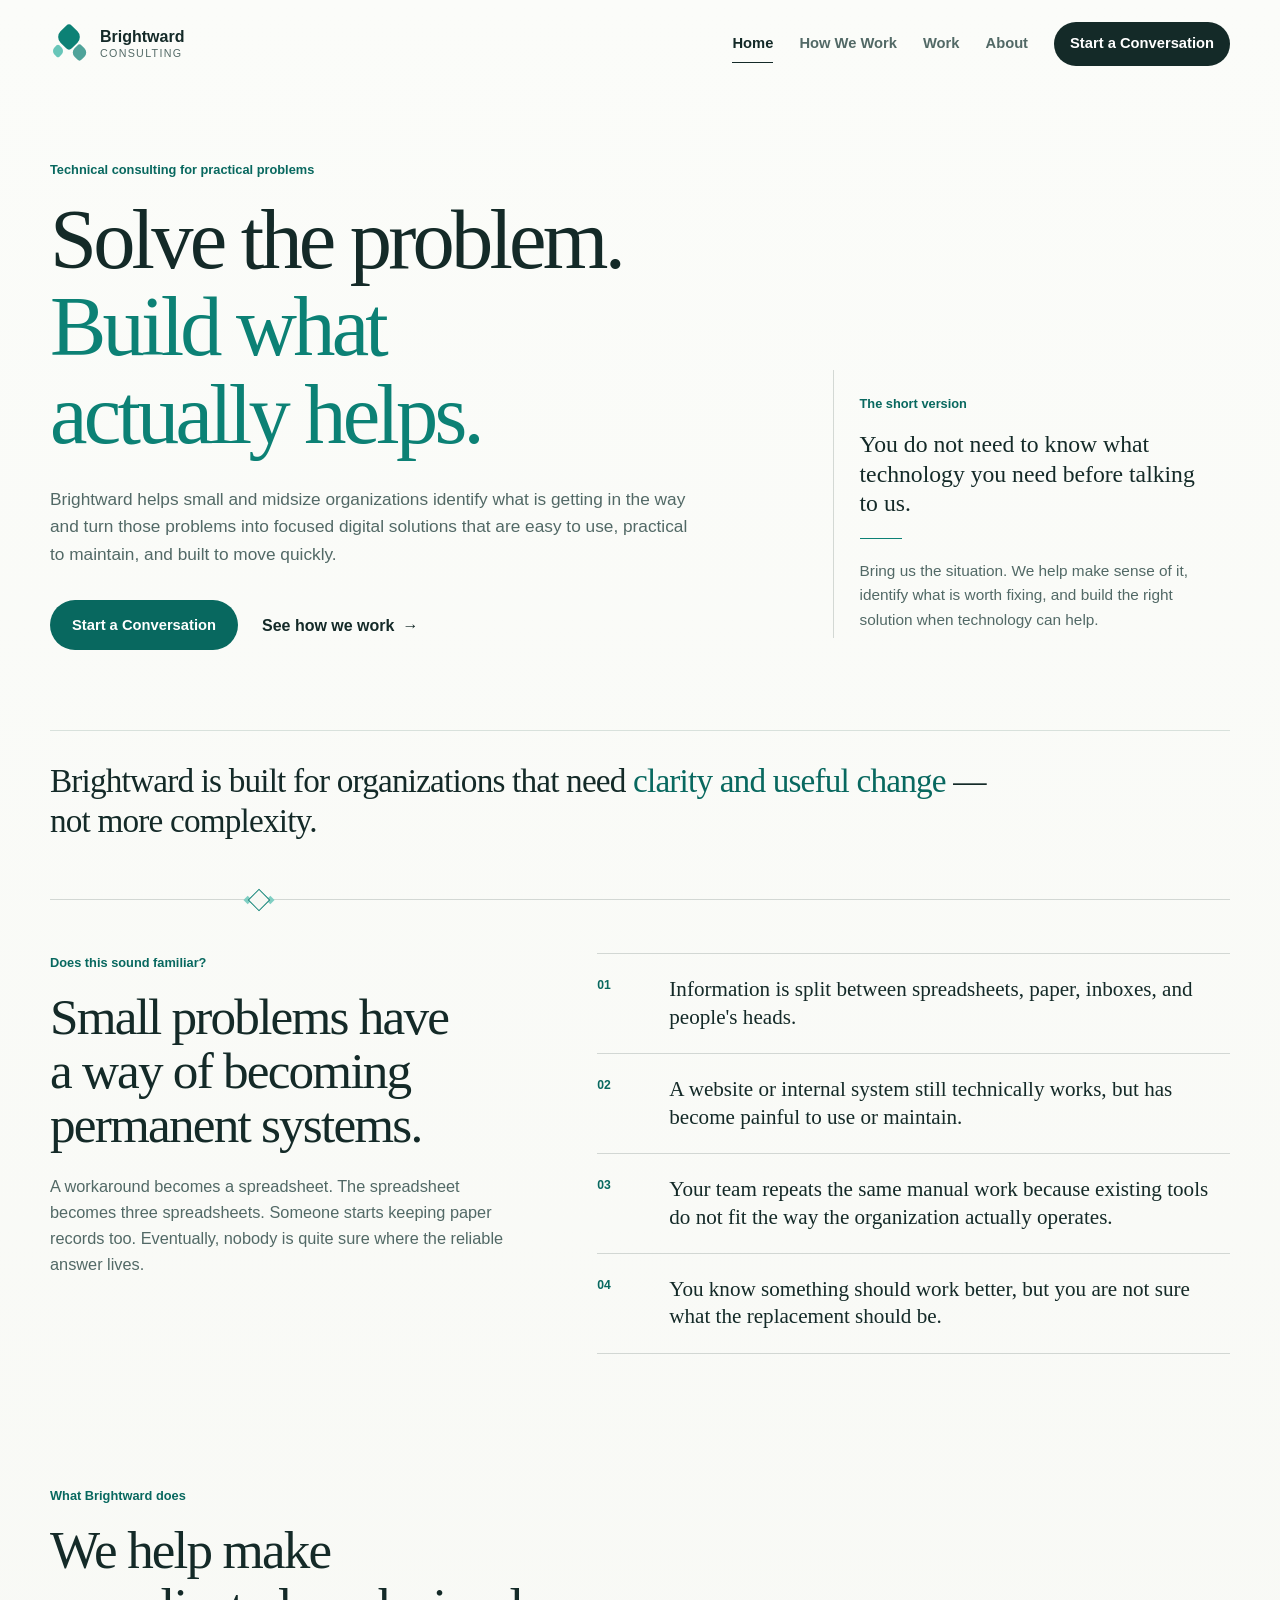
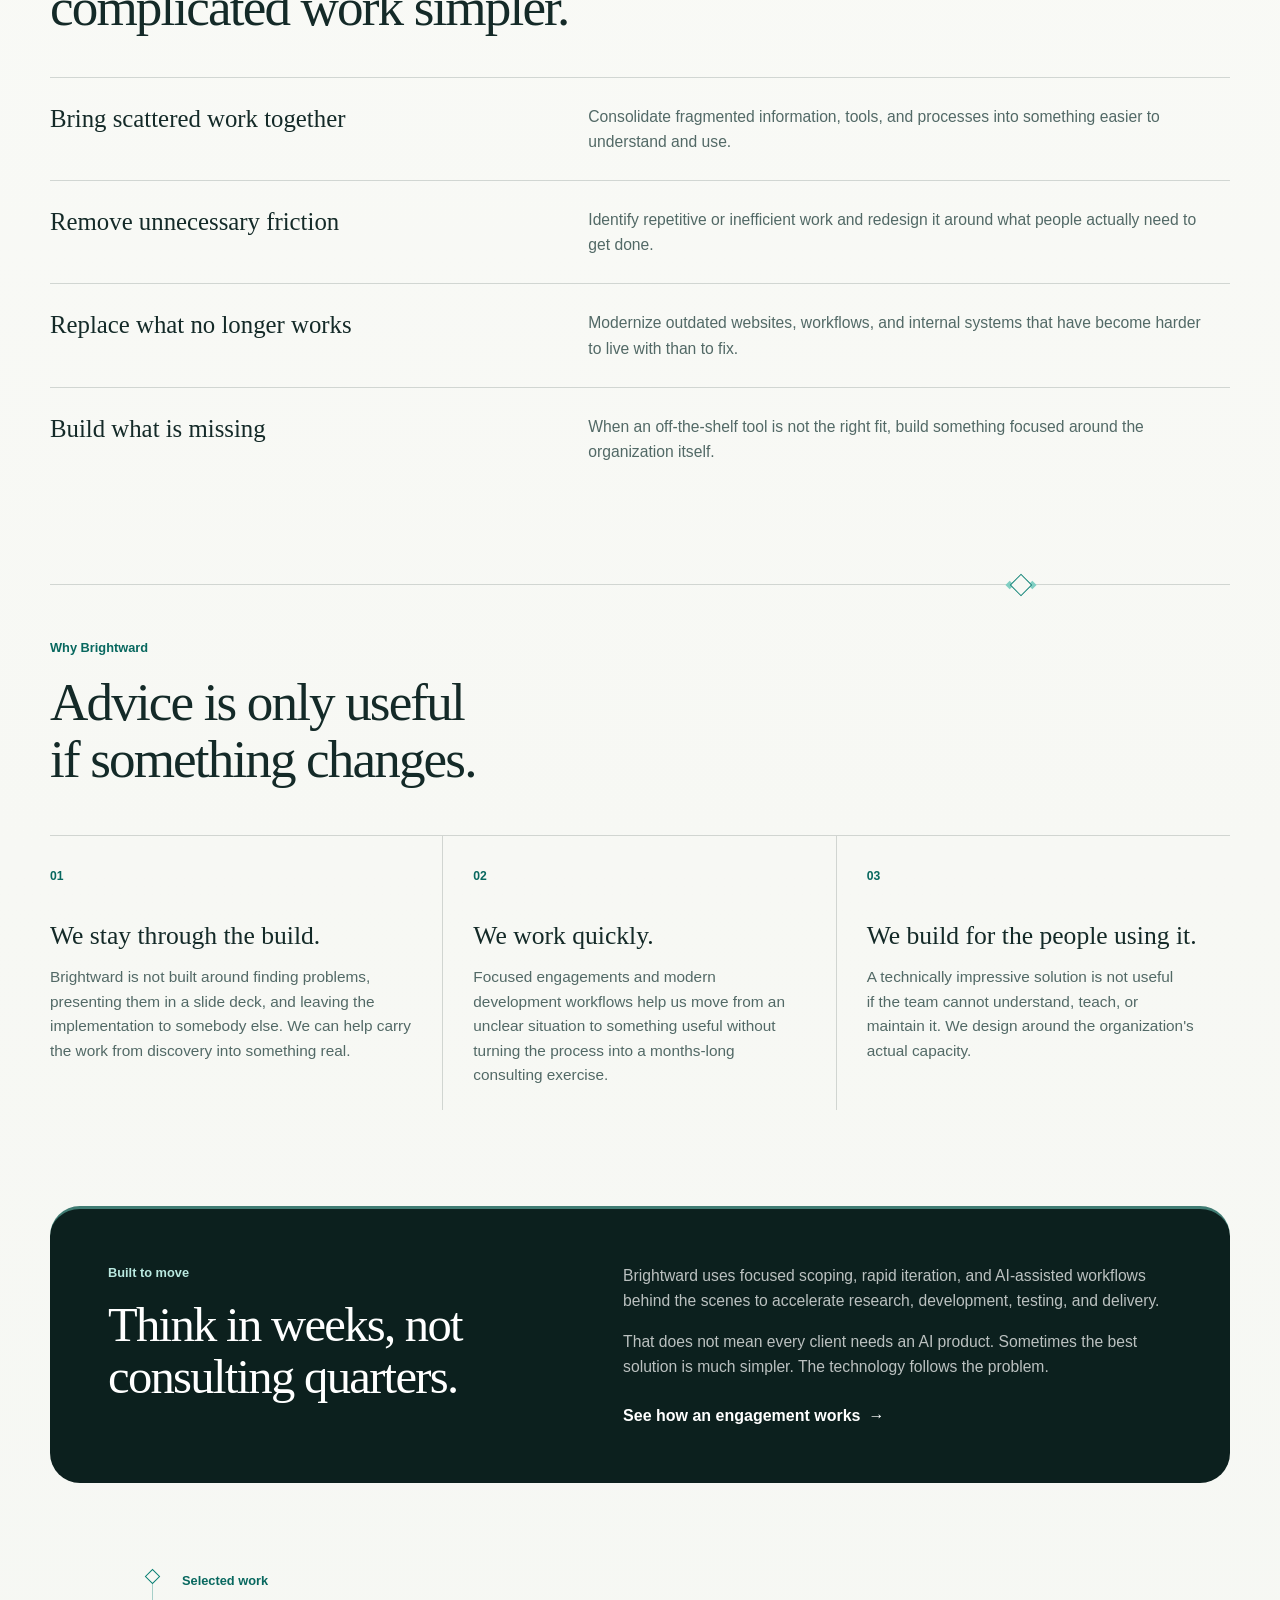
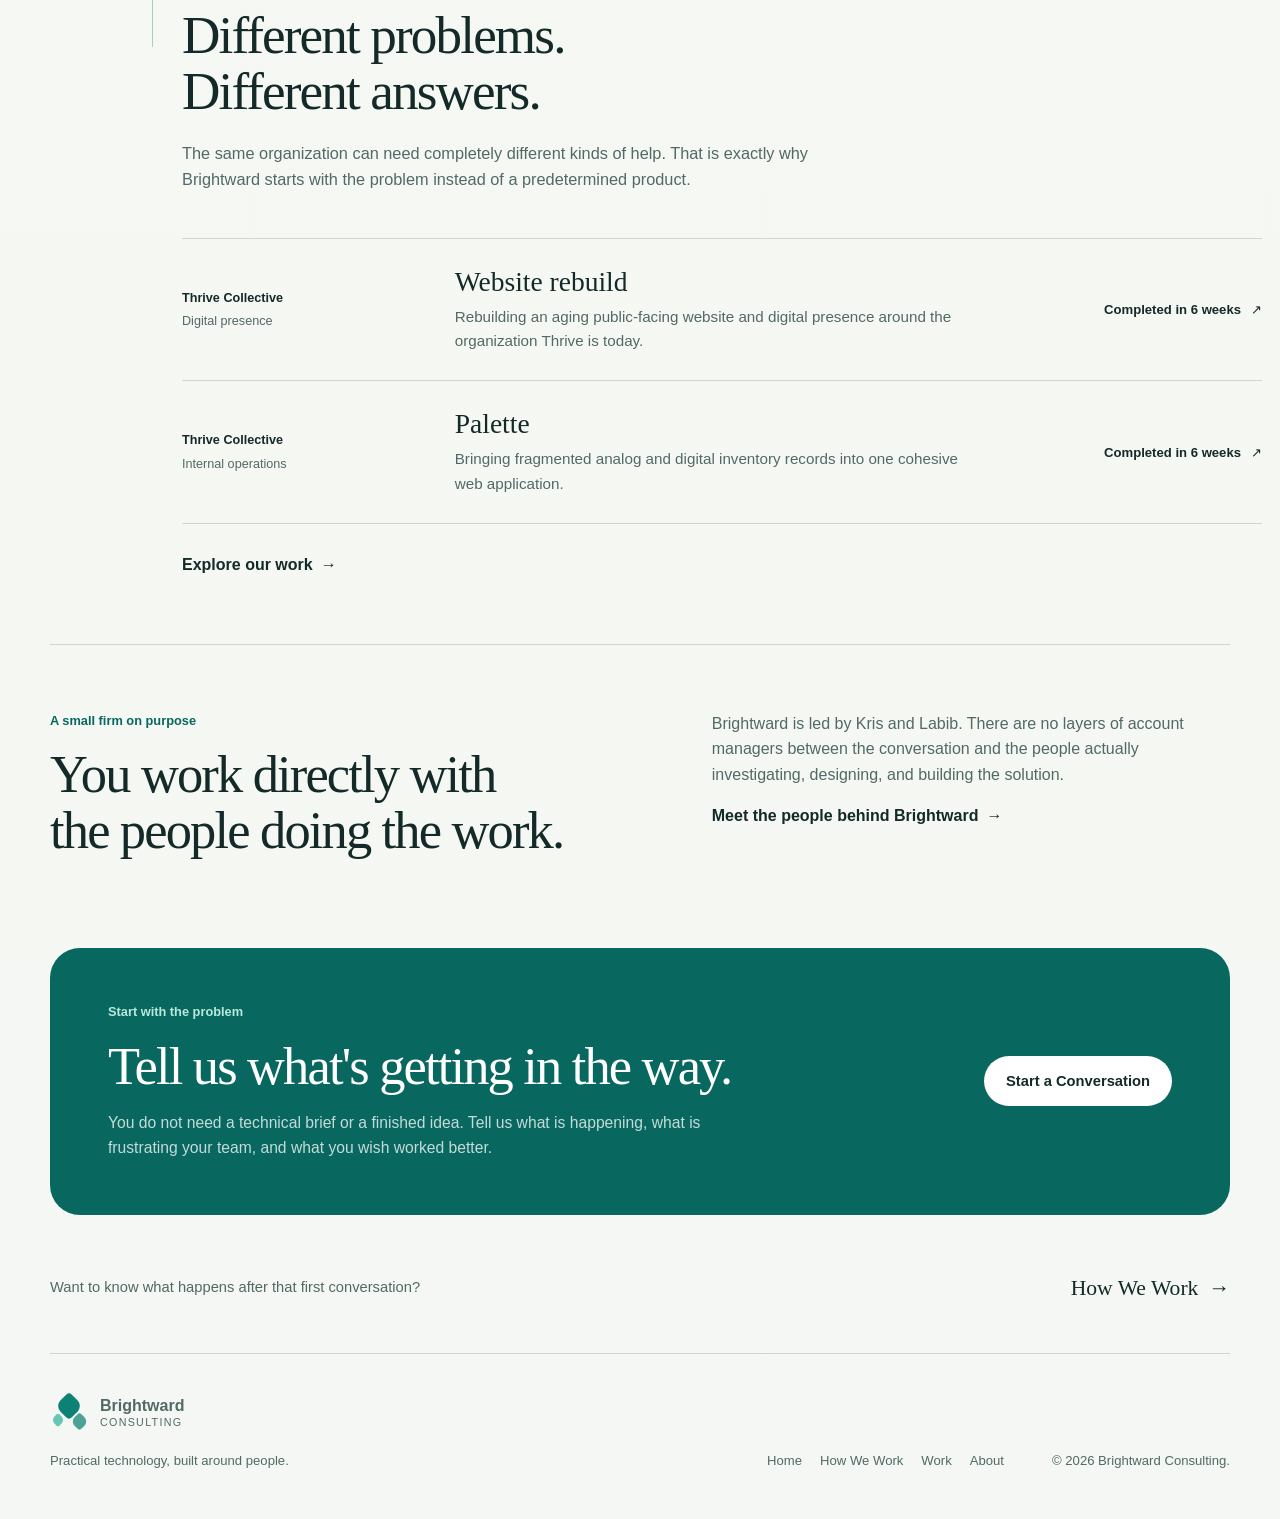
<file: index.html>
<!DOCTYPE html>
<html lang="en">
<head>
  <meta charset="UTF-8" />
  <meta name="viewport" content="width=device-width, initial-scale=1.0" />
  <meta
    name="description"
    content="Brightward helps small and midsize organizations solve operational problems with practical digital solutions built quickly and around the people who use them."
  />
  <title>Brightward Consulting | Practical Technology, Built Around People</title>
  <link rel="stylesheet" href="styles.css" />
</head>

<body data-page="home">
  <div class="page-shell">

    <header class="site-header">
      <a class="brand" href="index.html" aria-label="Brightward Consulting home">
        <span class="brand-mark" aria-hidden="true">
          <span></span>
          <span></span>
          <span></span>
        </span>

        <span class="brand-text">
          <strong>Brightward</strong>
          <small>Consulting</small>
        </span>
      </a>

      <button
        class="menu-toggle"
        type="button"
        aria-expanded="false"
        aria-controls="site-nav"
      >
        <span class="sr-only">Toggle navigation</span>
        <span></span>
        <span></span>
      </button>

      <nav class="site-nav" id="site-nav" aria-label="Primary navigation">
        <a href="index.html" data-nav="home">Home</a>
        <a href="approach.html" data-nav="approach">How We Work</a>
        <a href="work.html" data-nav="work">Work</a>
        <a href="about.html" data-nav="about">About</a>
        <a class="nav-cta" href="#contact">Start a Conversation</a>
      </nav>
    </header>

    <main>

      <section class="hero home-hero">
        <div class="hero-main reveal">
          <p class="section-tag">Technical consulting for practical problems</p>

          <h1>
            Solve the problem.
            <span>Build what actually helps.</span>
          </h1>

          <p class="hero-copy">
            Brightward helps small and midsize organizations identify what is
            getting in the way and turn those problems into focused digital
            solutions that are easy to use, practical to maintain, and built
            to move quickly.
          </p>

          <div class="hero-actions">
            <a class="button button-primary" href="#contact">
              Start a Conversation
            </a>

            <a class="text-link" href="approach.html">
              See how we work <span aria-hidden="true">→</span>
            </a>
          </div>
        </div>

        <aside class="hero-brief reveal">
          <p class="brief-label">The short version</p>

          <p class="brief-statement">
            You do not need to know what technology you need before talking to us.
          </p>

          <div class="brief-rule"></div>

          <p>
            Bring us the situation. We help make sense of it, identify what is
            worth fixing, and build the right solution when technology can help.
          </p>
        </aside>
      </section>

      <section class="statement-band reveal">
        <p>
          Brightward is built for organizations that need
          <strong>clarity and useful change</strong> — not more complexity.
        </p>
      </section>

      <section class="content-section recognition-section section-seam seam-left">
        <div class="section-intro reveal">
          <p class="section-tag">Does this sound familiar?</p>
          <h2>Small problems have a way of becoming permanent systems.</h2>

          <p>
            A workaround becomes a spreadsheet. The spreadsheet becomes three
            spreadsheets. Someone starts keeping paper records too. Eventually,
            nobody is quite sure where the reliable answer lives.
          </p>
        </div>

        <div class="problem-list reveal">
          <article class="problem-row">
            <span>01</span>
            <p>
              Information is split between spreadsheets, paper, inboxes, and
              people's heads.
            </p>
          </article>

          <article class="problem-row">
            <span>02</span>
            <p>
              A website or internal system still technically works, but has
              become painful to use or maintain.
            </p>
          </article>

          <article class="problem-row">
            <span>03</span>
            <p>
              Your team repeats the same manual work because existing tools do
              not fit the way the organization actually operates.
            </p>
          </article>

          <article class="problem-row">
            <span>04</span>
            <p>
              You know something should work better, but you are not sure what
              the replacement should be.
            </p>
          </article>
        </div>
      </section>

      <section class="content-section capability-section">
        <div class="section-intro reveal">
          <p class="section-tag">What Brightward does</p>
          <h2>We help make complicated work simpler.</h2>
        </div>

        <div class="capability-list">
          <article class="capability-row reveal">
            <div>
              <h3>Bring scattered work together</h3>
            </div>

            <p>
              Consolidate fragmented information, tools, and processes into
              something easier to understand and use.
            </p>
          </article>

          <article class="capability-row reveal">
            <div>
              <h3>Remove unnecessary friction</h3>
            </div>

            <p>
              Identify repetitive or inefficient work and redesign it around
              what people actually need to get done.
            </p>
          </article>

          <article class="capability-row reveal">
            <div>
              <h3>Replace what no longer works</h3>
            </div>

            <p>
              Modernize outdated websites, workflows, and internal systems that
              have become harder to live with than to fix.
            </p>
          </article>

          <article class="capability-row reveal">
            <div>
              <h3>Build what is missing</h3>
            </div>

            <p>
              When an off-the-shelf tool is not the right fit, build something
              focused around the organization itself.
            </p>
          </article>
        </div>
      </section>

      <section class="difference-section section-seam seam-right">
        <div class="difference-heading reveal">
          <p class="section-tag">Why Brightward</p>
          <h2>Advice is only useful if something changes.</h2>
        </div>

        <div class="difference-grid">
          <article class="difference-item reveal">
            <span class="difference-number">01</span>
            <h3>We stay through the build.</h3>
            <p>
              Brightward is not built around finding problems, presenting them
              in a slide deck, and leaving the implementation to somebody else.
              We can help carry the work from discovery into something real.
            </p>
          </article>

          <article class="difference-item reveal">
            <span class="difference-number">02</span>
            <h3>We work quickly.</h3>
            <p>
              Focused engagements and modern development workflows help us move
              from an unclear situation to something useful without turning the
              process into a months-long consulting exercise.
            </p>
          </article>

          <article class="difference-item reveal">
            <span class="difference-number">03</span>
            <h3>We build for the people using it.</h3>
            <p>
              A technically impressive solution is not useful if the team
              cannot understand, teach, or maintain it. We design around the
              organization's actual capacity.
            </p>
          </article>
        </div>
      </section>

      <section class="speed-section reveal">
        <div class="speed-copy">
          <p class="section-tag section-tag-light">Built to move</p>
          <h2>Think in weeks, not consulting quarters.</h2>
        </div>

        <div class="speed-detail">
          <p>
            Brightward uses focused scoping, rapid iteration, and AI-assisted
            workflows behind the scenes to accelerate research, development,
            testing, and delivery.
          </p>

          <p>
            That does not mean every client needs an AI product. Sometimes the
            best solution is much simpler. The technology follows the problem.
          </p>

          <a class="text-link text-link-light" href="approach.html">
            See how an engagement works <span aria-hidden="true">→</span>
          </a>
        </div>
      </section>

      <section class="content-section work-preview shifted-section">
        <div class="section-intro reveal">
          <p class="section-tag">Selected work</p>
          <h2>Different problems. Different answers.</h2>

          <p>
            The same organization can need completely different kinds of help.
            That is exactly why Brightward starts with the problem instead of a
            predetermined product.
          </p>
        </div>

        <div class="project-preview-list">

          <a class="project-preview reveal" href="work.html#thrive-site">
            <div class="project-meta">
              <span>Thrive Collective</span>
              <span>Digital presence</span>
            </div>

            <div class="project-preview-main">
              <h3>Website rebuild</h3>

              <p>
                Rebuilding an aging public-facing website and digital presence
                around the organization Thrive is today.
              </p>
            </div>

            <div class="project-preview-end">
              <strong>Completed in 6 weeks</strong>
              <span aria-hidden="true">↗</span>
            </div>
          </a>

          <a class="project-preview reveal" href="work.html#palette">
            <div class="project-meta">
              <span>Thrive Collective</span>
              <span>Internal operations</span>
            </div>

            <div class="project-preview-main">
              <h3>Palette</h3>

              <p>
                Bringing fragmented analog and digital inventory records into
                one cohesive web application.
              </p>
            </div>

            <div class="project-preview-end">
              <strong>Completed in 6 weeks</strong>
              <span aria-hidden="true">↗</span>
            </div>
          </a>

        </div>

        <div class="section-link reveal">
          <a class="text-link" href="work.html">
            Explore our work <span aria-hidden="true">→</span>
          </a>
        </div>
      </section>

      <section class="content-section about-preview section-rule">
        <div class="about-preview-copy reveal">
          <p class="section-tag">A small firm on purpose</p>
          <h2>You work directly with the people doing the work.</h2>
        </div>

        <div class="about-preview-detail reveal">
          <p>
            Brightward is led by Kris and Labib. There are no layers of account
            managers between the conversation and the people actually
            investigating, designing, and building the solution.
          </p>

          <a class="text-link" href="about.html">
            Meet the people behind Brightward
            <span aria-hidden="true">→</span>
          </a>
        </div>
      </section>

      <section class="contact-section reveal" id="contact">
        <div>
          <p class="section-tag section-tag-light">Start with the problem</p>
          <h2>Tell us what's getting in the way.</h2>

          <p>
            You do not need a technical brief or a finished idea. Tell us what
            is happening, what is frustrating your team, and what you wish
            worked better.
          </p>
        </div>

        <a
          class="button button-light"
          href="mailto:hello@brightwardconsulting.com"
        >
          Start a Conversation
        </a>
      </section>

      <section class="next-page reveal">
        <p>Want to know what happens after that first conversation?</p>

        <a href="approach.html">
          How We Work
          <span aria-hidden="true">→</span>
        </a>
      </section>

    </main>

    <footer class="site-footer">
      <div>
        <a class="brand footer-brand" href="index.html">
          <span class="brand-mark" aria-hidden="true">
            <span></span>
            <span></span>
            <span></span>
          </span>

          <span class="brand-text">
            <strong>Brightward</strong>
            <small>Consulting</small>
          </span>
        </a>

        <p>Practical technology, built around people.</p>
      </div>

      <div class="footer-links">
        <a href="index.html">Home</a>
        <a href="approach.html">How We Work</a>
        <a href="work.html">Work</a>
        <a href="about.html">About</a>
      </div>

      <p>© <span id="year"></span> Brightward Consulting.</p>
    </footer>

  </div>

  <script src="script.js"></script>
</body>
</html>
</file>
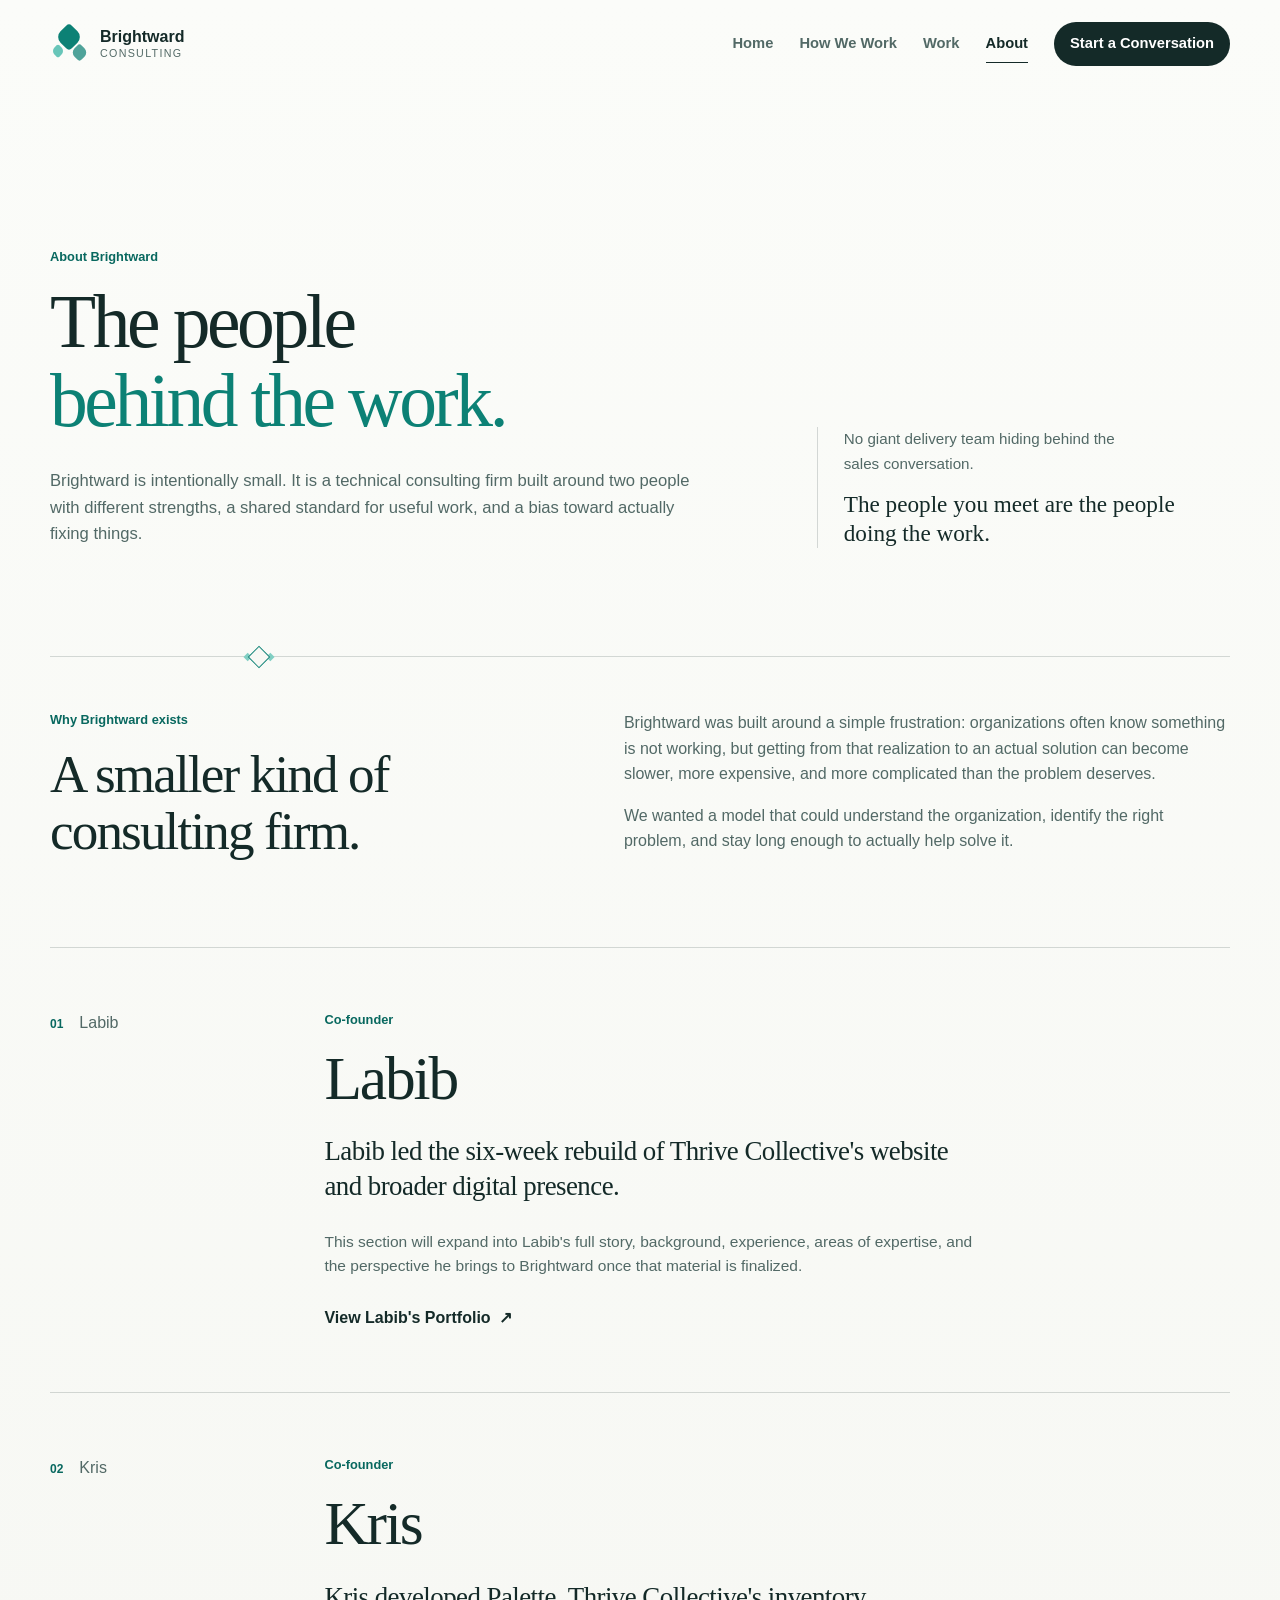
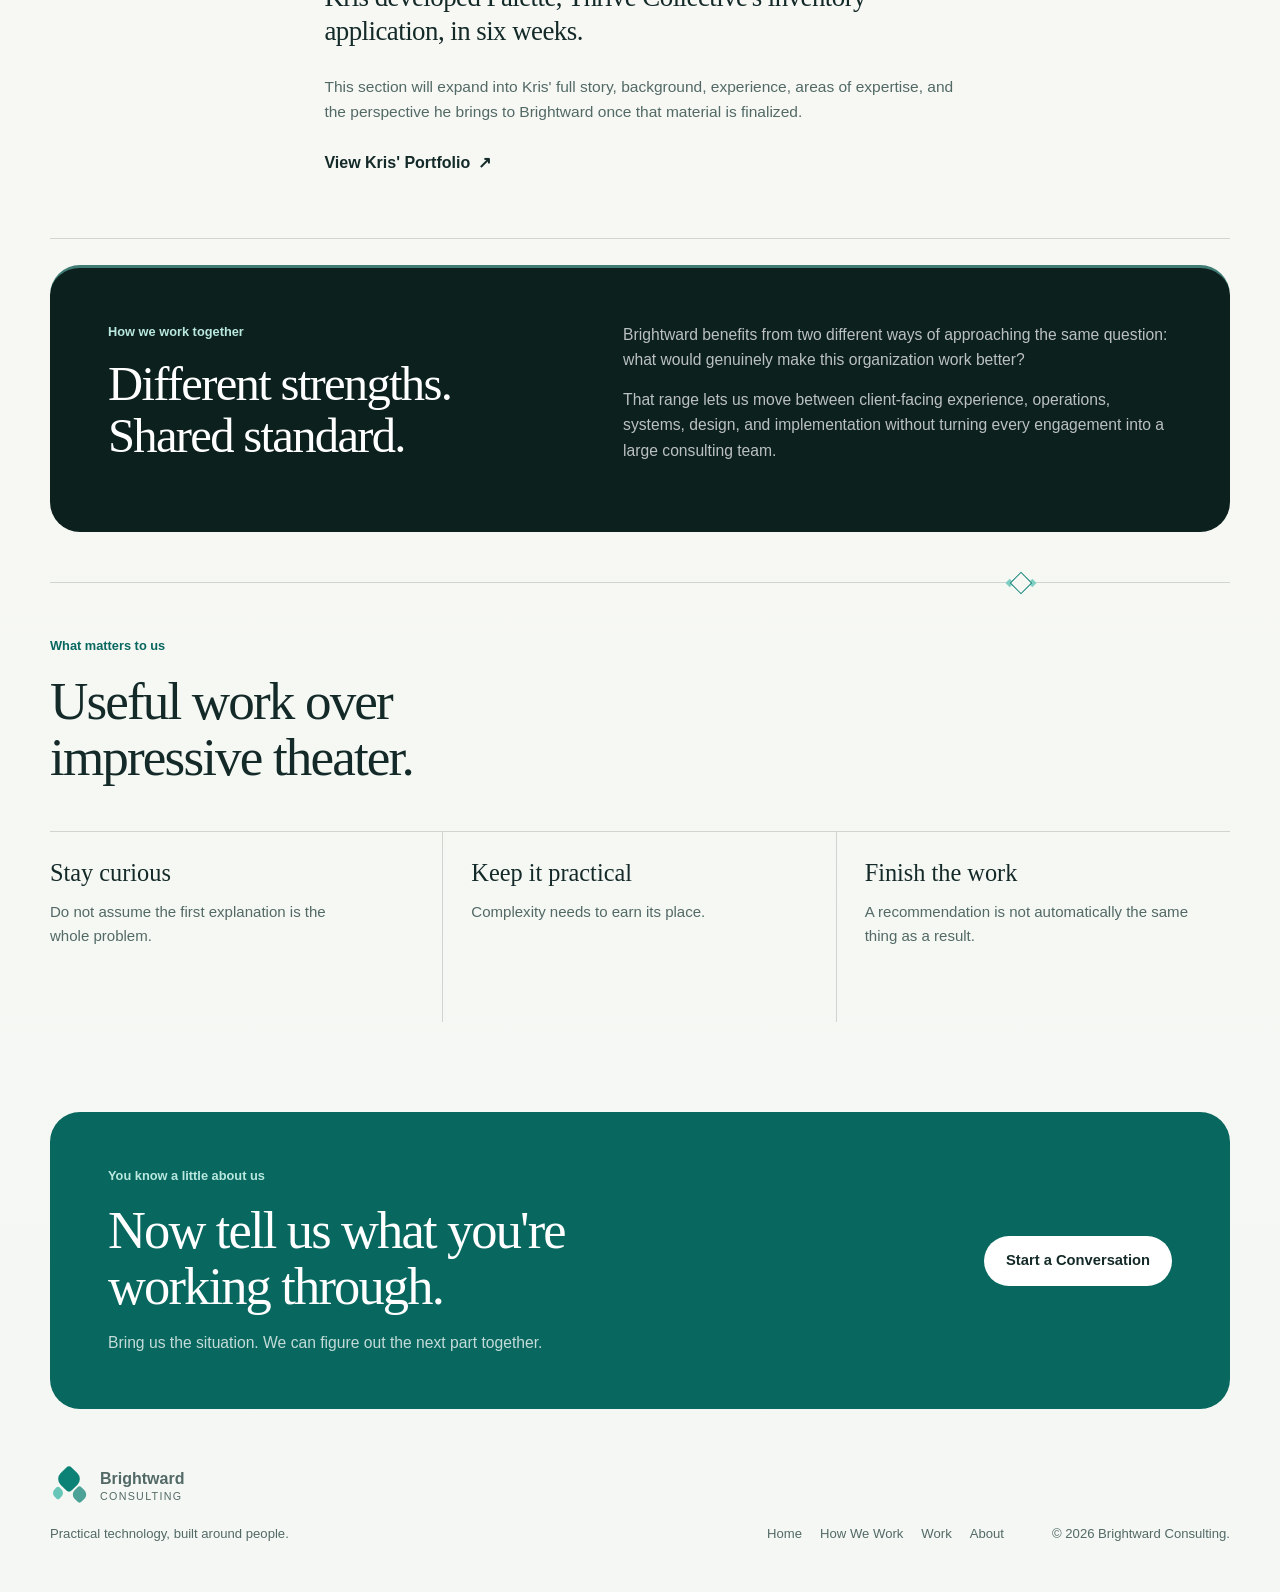
<file: about.html>
<!DOCTYPE html>
<html lang="en">
<head>
  <meta charset="UTF-8" />
  <meta name="viewport" content="width=device-width, initial-scale=1.0" />
  <meta
    name="description"
    content="Meet the people behind Brightward Consulting and learn how Kris and Labib approach practical technical problem-solving."
  />
  <title>About | Brightward Consulting</title>
  <link rel="stylesheet" href="styles.css" />
</head>

<body data-page="about">
  <div class="page-shell">

    <header class="site-header">
      <a class="brand" href="index.html" aria-label="Brightward Consulting home">
        <span class="brand-mark" aria-hidden="true">
          <span></span>
          <span></span>
          <span></span>
        </span>

        <span class="brand-text">
          <strong>Brightward</strong>
          <small>Consulting</small>
        </span>
      </a>

      <button
        class="menu-toggle"
        type="button"
        aria-expanded="false"
        aria-controls="site-nav"
      >
        <span class="sr-only">Toggle navigation</span>
        <span></span>
        <span></span>
      </button>

      <nav class="site-nav" id="site-nav" aria-label="Primary navigation">
        <a href="index.html" data-nav="home">Home</a>
        <a href="approach.html" data-nav="approach">How We Work</a>
        <a href="work.html" data-nav="work">Work</a>
        <a href="about.html" data-nav="about">About</a>
        <a class="nav-cta" href="#contact">Start a Conversation</a>
      </nav>
    </header>

    <main>

      <section class="page-hero">
        <div class="page-hero-copy reveal">
          <p class="section-tag">About Brightward</p>

          <h1>
            The people
            <span>behind the work.</span>
          </h1>

          <p>
            Brightward is intentionally small. It is a technical consulting
            firm built around two people with different strengths, a shared
            standard for useful work, and a bias toward actually fixing things.
          </p>
        </div>

        <aside class="page-hero-note reveal">
          <p>
            No giant delivery team hiding behind the sales conversation.
          </p>

          <strong>
            The people you meet are the people doing the work.
          </strong>
        </aside>
      </section>

      <section class="origin-section section-seam seam-left">
        <div class="origin-heading reveal">
          <p class="section-tag">Why Brightward exists</p>
          <h2>A smaller kind of consulting firm.</h2>
        </div>

        <div class="origin-copy reveal">
          <p>
            Brightward was built around a simple frustration: organizations
            often know something is not working, but getting from that
            realization to an actual solution can become slower, more expensive,
            and more complicated than the problem deserves.
          </p>

          <p>
            We wanted a model that could understand the organization, identify
            the right problem, and stay long enough to actually help solve it.
          </p>
        </div>
      </section>

      <section class="people-section section-rule">

        <article class="person-profile reveal">
          <div class="person-index">
            <span>01</span>
            <p>Labib</p>
          </div>

          <div class="person-story">
            <p class="section-tag">Co-founder</p>
            <h2>Labib</h2>

            <p class="person-lede">
              Labib led the six-week rebuild of Thrive Collective's website and
              broader digital presence.
            </p>

            <p>
              This section will expand into Labib's full story, background,
              experience, areas of expertise, and the perspective he brings to
              Brightward once that material is finalized.
            </p>

            <a
              class="text-link placeholder-link"
              href="#"
              data-placeholder-link
            >
              View Labib's Portfolio
              <span aria-hidden="true">↗</span>
            </a>
          </div>
        </article>

        <article class="person-profile reveal">
          <div class="person-index">
            <span>02</span>
            <p>Kris</p>
          </div>

          <div class="person-story">
            <p class="section-tag">Co-founder</p>
            <h2>Kris</h2>

            <p class="person-lede">
              Kris developed Palette, Thrive Collective's inventory application,
              in six weeks.
            </p>

            <p>
              This section will expand into Kris' full story, background,
              experience, areas of expertise, and the perspective he brings to
              Brightward once that material is finalized.
            </p>

            <a
              class="text-link placeholder-link"
              href="#"
              data-placeholder-link
            >
              View Kris' Portfolio
              <span aria-hidden="true">↗</span>
            </a>
          </div>
        </article>

      </section>

      <section class="working-together-section reveal">
        <div>
          <p class="section-tag section-tag-light">How we work together</p>
          <h2>Different strengths. Shared standard.</h2>
        </div>

        <div>
          <p>
            Brightward benefits from two different ways of approaching the same
            question: what would genuinely make this organization work better?
          </p>

          <p>
            That range lets us move between client-facing experience,
            operations, systems, design, and implementation without turning
            every engagement into a large consulting team.
          </p>
        </div>
      </section>

      <section class="content-section about-principles section-seam seam-right">
        <div class="section-intro reveal">
          <p class="section-tag">What matters to us</p>
          <h2>Useful work over impressive theater.</h2>
        </div>

        <div class="principle-columns">
          <article class="plain-principle reveal">
            <h3>Stay curious</h3>
            <p>Do not assume the first explanation is the whole problem.</p>
          </article>

          <article class="plain-principle reveal">
            <h3>Keep it practical</h3>
            <p>Complexity needs to earn its place.</p>
          </article>

          <article class="plain-principle reveal">
            <h3>Finish the work</h3>
            <p>
              A recommendation is not automatically the same thing as a result.
            </p>
          </article>
        </div>
      </section>

      <section class="contact-section reveal" id="contact">
        <div>
          <p class="section-tag section-tag-light">You know a little about us</p>
          <h2>Now tell us what you're working through.</h2>

          <p>
            Bring us the situation. We can figure out the next part together.
          </p>
        </div>

        <a
          class="button button-light"
          href="mailto:hello@brightwardconsulting.com"
        >
          Start a Conversation
        </a>
      </section>

    </main>

    <footer class="site-footer">
      <div>
        <a class="brand footer-brand" href="index.html">
          <span class="brand-mark" aria-hidden="true">
            <span></span>
            <span></span>
            <span></span>
          </span>

          <span class="brand-text">
            <strong>Brightward</strong>
            <small>Consulting</small>
          </span>
        </a>

        <p>Practical technology, built around people.</p>
      </div>

      <div class="footer-links">
        <a href="index.html">Home</a>
        <a href="approach.html">How We Work</a>
        <a href="work.html">Work</a>
        <a href="about.html">About</a>
      </div>

      <p>© <span id="year"></span> Brightward Consulting.</p>
    </footer>

  </div>

  <script src="script.js"></script>
</body>
</html>
</file>
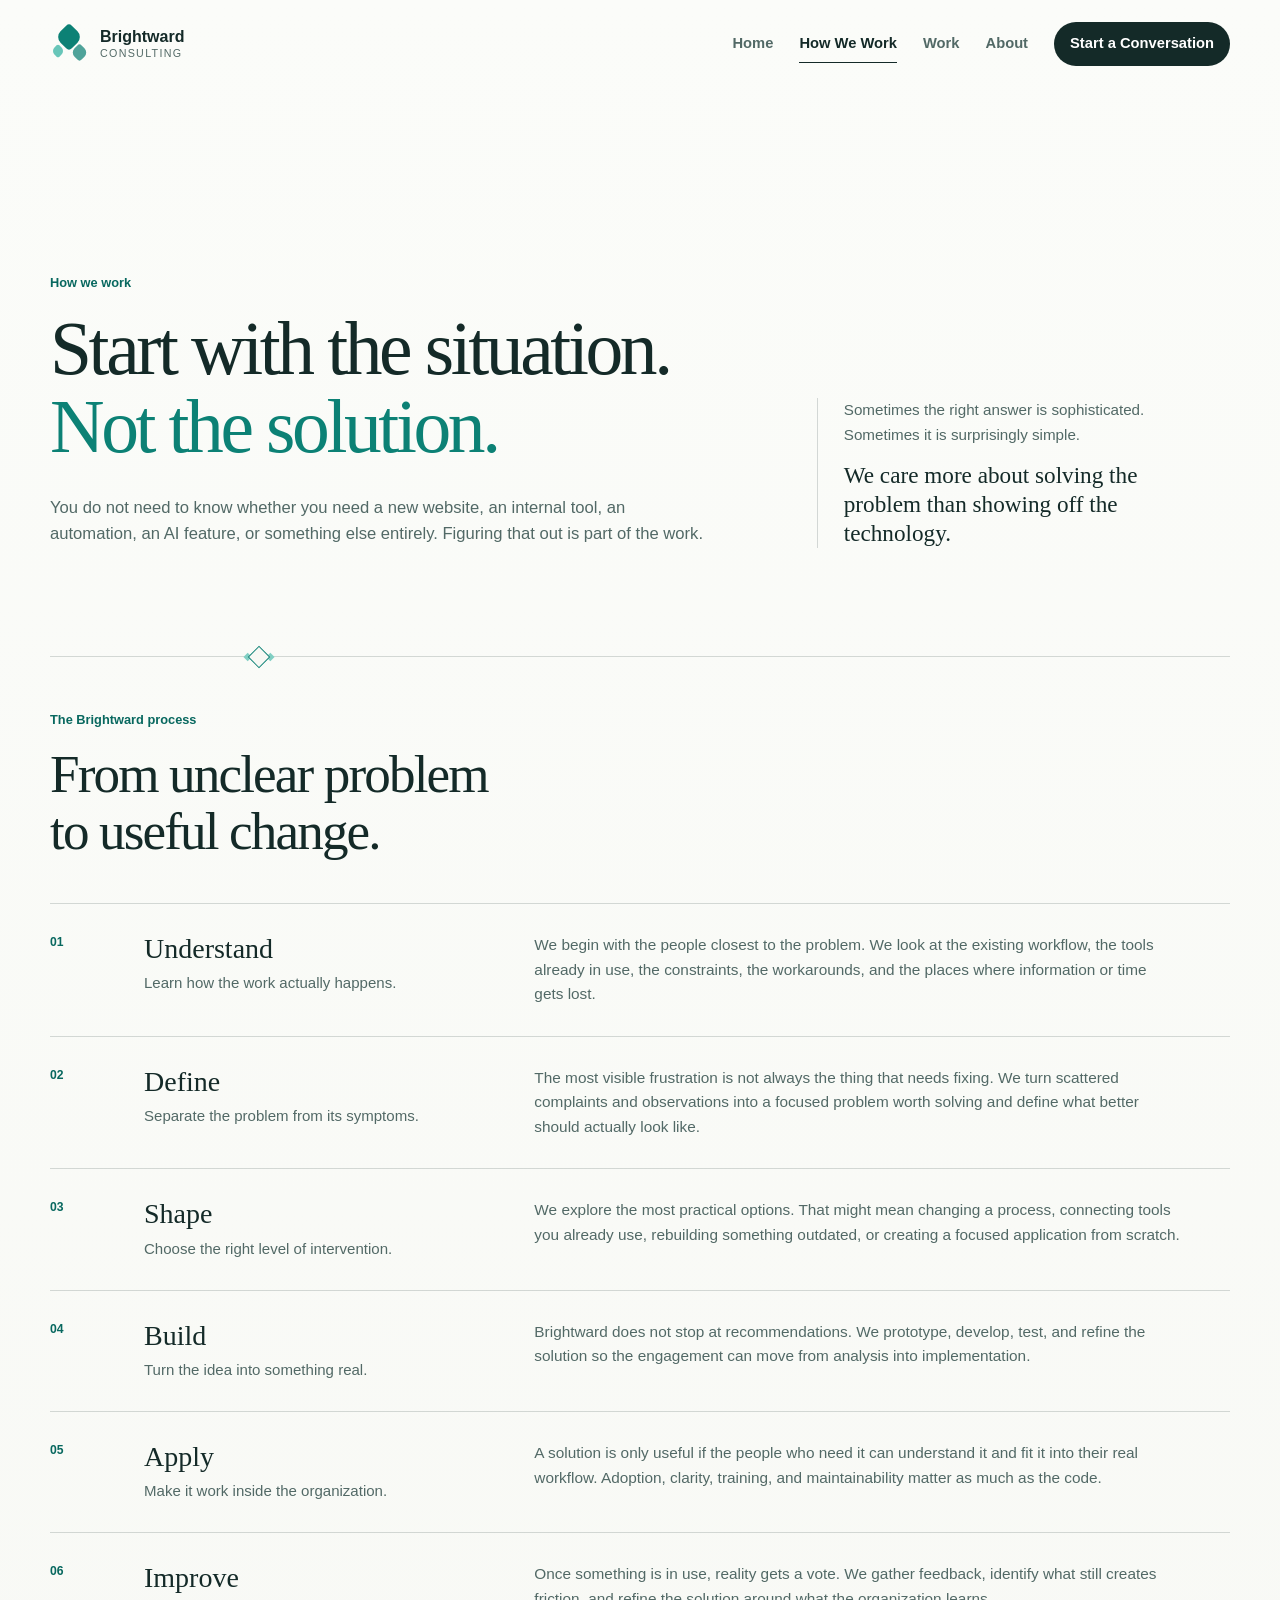
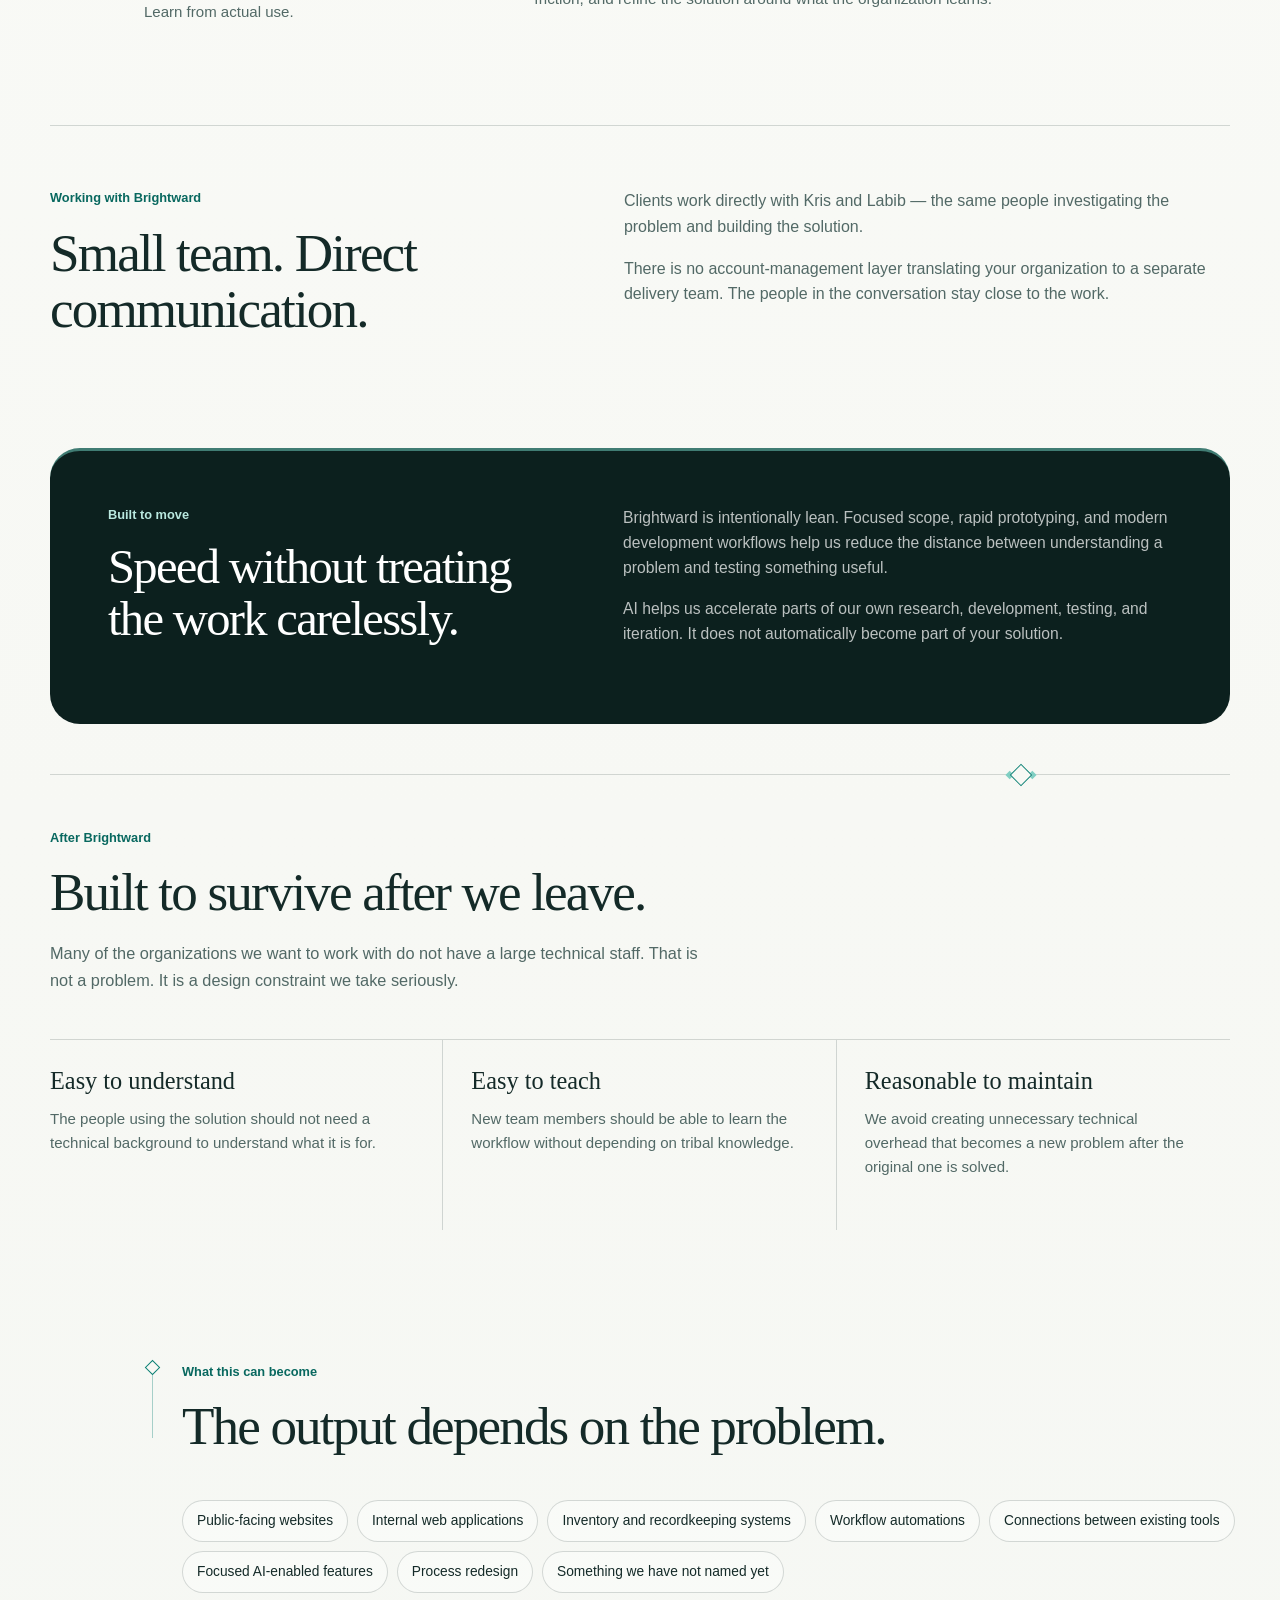
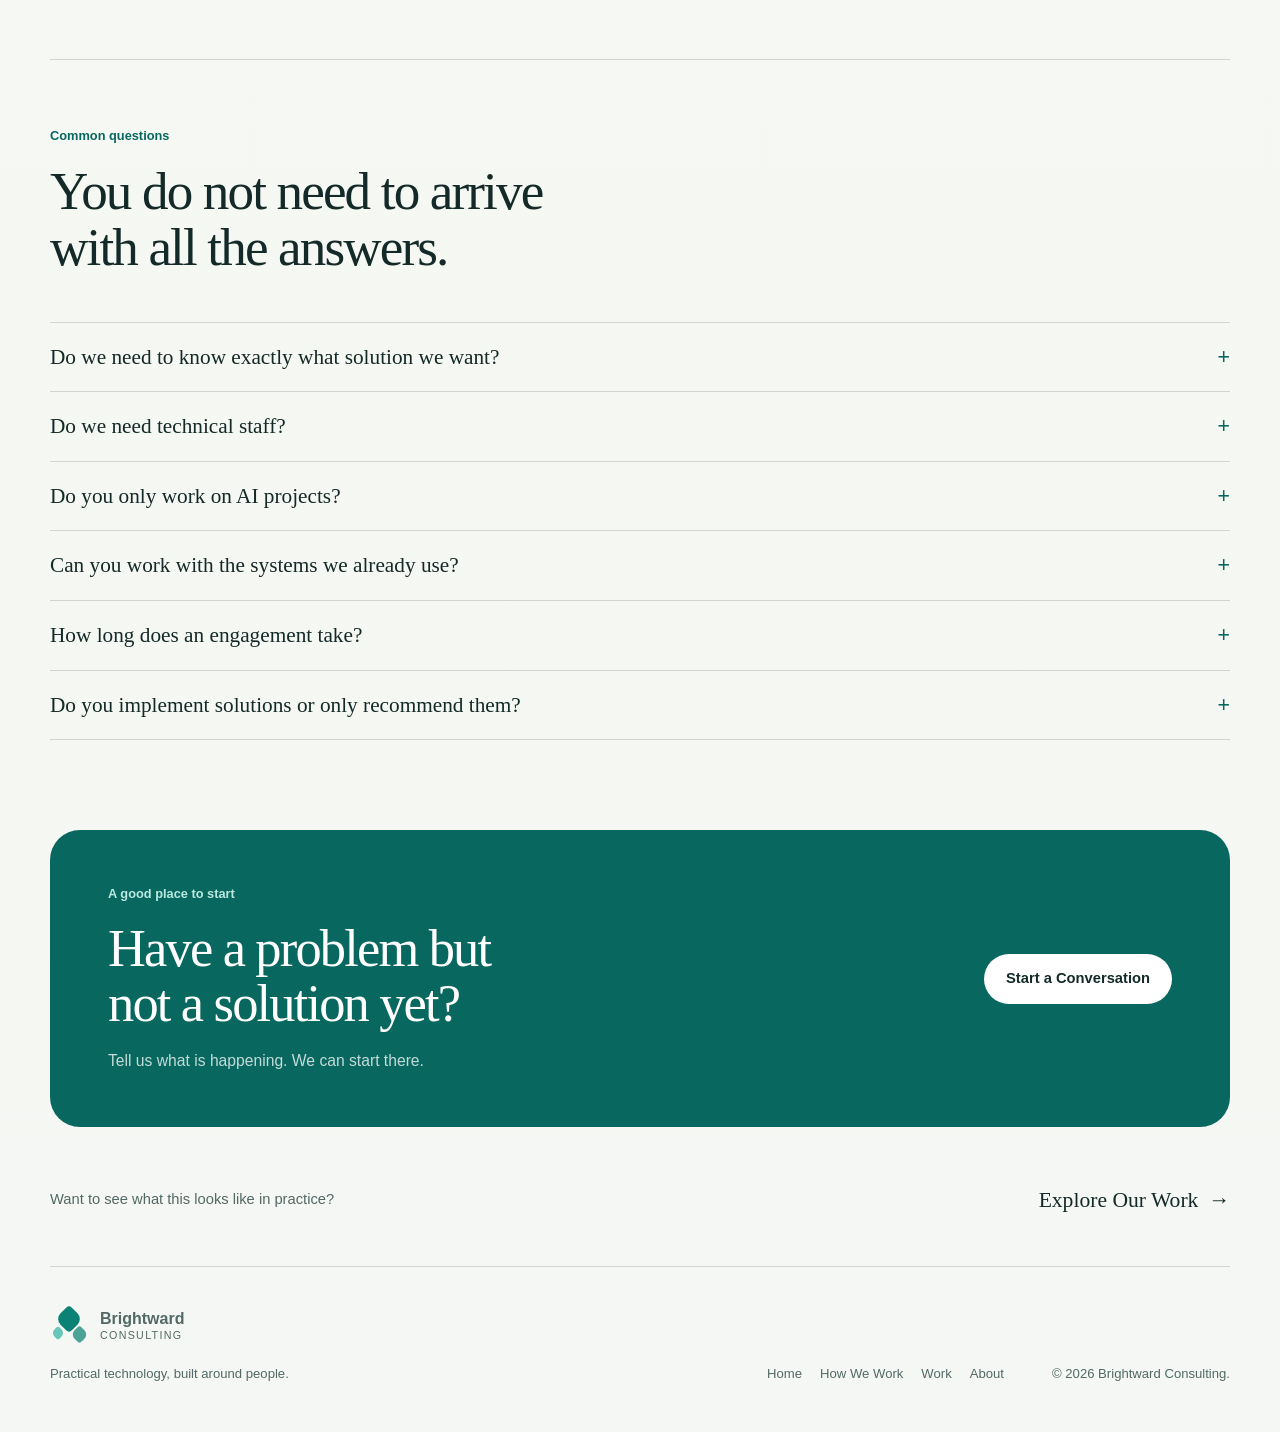
<file: approach.html>
<!DOCTYPE html>
<html lang="en">
<head>
  <meta charset="UTF-8" />
  <meta name="viewport" content="width=device-width, initial-scale=1.0" />
  <meta
    name="description"
    content="See how Brightward moves from an unclear problem to a focused digital solution that works in the real world."
  />
  <title>How We Work | Brightward Consulting</title>
  <link rel="stylesheet" href="styles.css" />
</head>

<body data-page="approach">
  <div class="page-shell">

    <header class="site-header">
      <a class="brand" href="index.html" aria-label="Brightward Consulting home">
        <span class="brand-mark" aria-hidden="true">
          <span></span>
          <span></span>
          <span></span>
        </span>

        <span class="brand-text">
          <strong>Brightward</strong>
          <small>Consulting</small>
        </span>
      </a>

      <button
        class="menu-toggle"
        type="button"
        aria-expanded="false"
        aria-controls="site-nav"
      >
        <span class="sr-only">Toggle navigation</span>
        <span></span>
        <span></span>
      </button>

      <nav class="site-nav" id="site-nav" aria-label="Primary navigation">
        <a href="index.html" data-nav="home">Home</a>
        <a href="approach.html" data-nav="approach">How We Work</a>
        <a href="work.html" data-nav="work">Work</a>
        <a href="about.html" data-nav="about">About</a>
        <a class="nav-cta" href="#contact">Start a Conversation</a>
      </nav>
    </header>

    <main>

      <section class="page-hero">
        <div class="page-hero-copy reveal">
          <p class="section-tag">How we work</p>

          <h1>
            Start with the situation.
            <span>Not the solution.</span>
          </h1>

          <p>
            You do not need to know whether you need a new website, an internal
            tool, an automation, an AI feature, or something else entirely.
            Figuring that out is part of the work.
          </p>
        </div>

        <aside class="page-hero-note reveal">
          <p>
            Sometimes the right answer is sophisticated.
            Sometimes it is surprisingly simple.
          </p>

          <strong>
            We care more about solving the problem than showing off the technology.
          </strong>
        </aside>
      </section>

      <section class="process-section section-seam seam-left">
        <div class="section-intro reveal">
          <p class="section-tag">The Brightward process</p>
          <h2>From unclear problem to useful change.</h2>
        </div>

        <div class="process-list">

          <article class="process-step reveal">
            <span class="process-number">01</span>
            <div class="process-title">
              <h3>Understand</h3>
              <p>Learn how the work actually happens.</p>
            </div>
            <div class="process-detail">
              <p>
                We begin with the people closest to the problem. We look at the
                existing workflow, the tools already in use, the constraints,
                the workarounds, and the places where information or time gets
                lost.
              </p>
            </div>
          </article>

          <article class="process-step reveal">
            <span class="process-number">02</span>
            <div class="process-title">
              <h3>Define</h3>
              <p>Separate the problem from its symptoms.</p>
            </div>
            <div class="process-detail">
              <p>
                The most visible frustration is not always the thing that needs
                fixing. We turn scattered complaints and observations into a
                focused problem worth solving and define what better should
                actually look like.
              </p>
            </div>
          </article>

          <article class="process-step reveal">
            <span class="process-number">03</span>
            <div class="process-title">
              <h3>Shape</h3>
              <p>Choose the right level of intervention.</p>
            </div>
            <div class="process-detail">
              <p>
                We explore the most practical options. That might mean changing
                a process, connecting tools you already use, rebuilding
                something outdated, or creating a focused application from scratch.
              </p>
            </div>
          </article>

          <article class="process-step reveal">
            <span class="process-number">04</span>
            <div class="process-title">
              <h3>Build</h3>
              <p>Turn the idea into something real.</p>
            </div>
            <div class="process-detail">
              <p>
                Brightward does not stop at recommendations. We prototype,
                develop, test, and refine the solution so the engagement can
                move from analysis into implementation.
              </p>
            </div>
          </article>

          <article class="process-step reveal">
            <span class="process-number">05</span>
            <div class="process-title">
              <h3>Apply</h3>
              <p>Make it work inside the organization.</p>
            </div>
            <div class="process-detail">
              <p>
                A solution is only useful if the people who need it can
                understand it and fit it into their real workflow. Adoption,
                clarity, training, and maintainability matter as much as the code.
              </p>
            </div>
          </article>

          <article class="process-step reveal">
            <span class="process-number">06</span>
            <div class="process-title">
              <h3>Improve</h3>
              <p>Learn from actual use.</p>
            </div>
            <div class="process-detail">
              <p>
                Once something is in use, reality gets a vote. We gather
                feedback, identify what still creates friction, and refine the
                solution around what the organization learns.
              </p>
            </div>
          </article>

        </div>
      </section>

      <section class="working-style-section section-rule">
        <div class="working-style-heading reveal">
          <p class="section-tag">Working with Brightward</p>
          <h2>Small team. Direct communication.</h2>
        </div>

        <div class="working-style-copy reveal">
          <p>
            Clients work directly with Kris and Labib — the same people
            investigating the problem and building the solution.
          </p>

          <p>
            There is no account-management layer translating your organization
            to a separate delivery team. The people in the conversation stay
            close to the work.
          </p>
        </div>
      </section>

      <section class="speed-section reveal">
        <div class="speed-copy">
          <p class="section-tag section-tag-light">Built to move</p>
          <h2>Speed without treating the work carelessly.</h2>
        </div>

        <div class="speed-detail">
          <p>
            Brightward is intentionally lean. Focused scope, rapid prototyping,
            and modern development workflows help us reduce the distance
            between understanding a problem and testing something useful.
          </p>

          <p>
            AI helps us accelerate parts of our own research, development,
            testing, and iteration. It does not automatically become part of
            your solution.
          </p>
        </div>
      </section>

      <section class="content-section sustainability-section section-seam seam-right">
        <div class="section-intro reveal">
          <p class="section-tag">After Brightward</p>
          <h2>Built to survive after we leave.</h2>

          <p>
            Many of the organizations we want to work with do not have a large
            technical staff. That is not a problem. It is a design constraint
            we take seriously.
          </p>
        </div>

        <div class="principle-columns">
          <article class="plain-principle reveal">
            <h3>Easy to understand</h3>
            <p>
              The people using the solution should not need a technical
              background to understand what it is for.
            </p>
          </article>

          <article class="plain-principle reveal">
            <h3>Easy to teach</h3>
            <p>
              New team members should be able to learn the workflow without
              depending on tribal knowledge.
            </p>
          </article>

          <article class="plain-principle reveal">
            <h3>Reasonable to maintain</h3>
            <p>
              We avoid creating unnecessary technical overhead that becomes a
              new problem after the original one is solved.
            </p>
          </article>
        </div>
      </section>

      <section class="content-section output-section shifted-section">
        <div class="section-intro reveal">
          <p class="section-tag">What this can become</p>
          <h2>The output depends on the problem.</h2>
        </div>

        <div class="output-list reveal">
          <span>Public-facing websites</span>
          <span>Internal web applications</span>
          <span>Inventory and recordkeeping systems</span>
          <span>Workflow automations</span>
          <span>Connections between existing tools</span>
          <span>Focused AI-enabled features</span>
          <span>Process redesign</span>
          <span>Something we have not named yet</span>
        </div>
      </section>

      <section class="content-section faq-section section-rule">
        <div class="section-intro reveal">
          <p class="section-tag">Common questions</p>
          <h2>You do not need to arrive with all the answers.</h2>
        </div>

        <div class="faq-list">

          <details class="faq-item reveal">
            <summary>Do we need to know exactly what solution we want?</summary>
            <p>
              No. If you already knew the right solution, you might not need us.
              An unclear situation is a perfectly reasonable place to start.
            </p>
          </details>

          <details class="faq-item reveal">
            <summary>Do we need technical staff?</summary>
            <p>
              No. Brightward specifically designs around the real technical
              capacity of the organization and the people who will be using the
              result.
            </p>
          </details>

          <details class="faq-item reveal">
            <summary>Do you only work on AI projects?</summary>
            <p>
              No. AI can be useful, but it is one tool among many. We only want
              it in the client solution when it genuinely improves the answer.
            </p>
          </details>

          <details class="faq-item reveal">
            <summary>Can you work with the systems we already use?</summary>
            <p>
              Often, yes. Replacing everything is not automatically the best
              option. Part of the work is understanding what should stay, what
              should change, and what needs to connect.
            </p>
          </details>

          <details class="faq-item reveal">
            <summary>How long does an engagement take?</summary>
            <p>
              It depends on the scope and complexity of the problem. Brightward
              is built around focused delivery and short feedback cycles rather
              than unnecessarily long consulting engagements.
            </p>
          </details>

          <details class="faq-item reveal">
            <summary>Do you implement solutions or only recommend them?</summary>
            <p>
              Implementation is a core part of the Brightward model. We are
              interested in making something better, not simply documenting
              what is wrong.
            </p>
          </details>

        </div>
      </section>

      <section class="contact-section reveal" id="contact">
        <div>
          <p class="section-tag section-tag-light">A good place to start</p>
          <h2>Have a problem but not a solution yet?</h2>
          <p>Tell us what is happening. We can start there.</p>
        </div>

        <a
          class="button button-light"
          href="mailto:hello@brightwardconsulting.com"
        >
          Start a Conversation
        </a>
      </section>

      <section class="next-page reveal">
        <p>Want to see what this looks like in practice?</p>

        <a href="work.html">
          Explore Our Work
          <span aria-hidden="true">→</span>
        </a>
      </section>

    </main>

    <footer class="site-footer">
      <div>
        <a class="brand footer-brand" href="index.html">
          <span class="brand-mark" aria-hidden="true">
            <span></span>
            <span></span>
            <span></span>
          </span>

          <span class="brand-text">
            <strong>Brightward</strong>
            <small>Consulting</small>
          </span>
        </a>

        <p>Practical technology, built around people.</p>
      </div>

      <div class="footer-links">
        <a href="index.html">Home</a>
        <a href="approach.html">How We Work</a>
        <a href="work.html">Work</a>
        <a href="about.html">About</a>
      </div>

      <p>© <span id="year"></span> Brightward Consulting.</p>
    </footer>

  </div>

  <script src="script.js"></script>
</body>
</html>
</file>
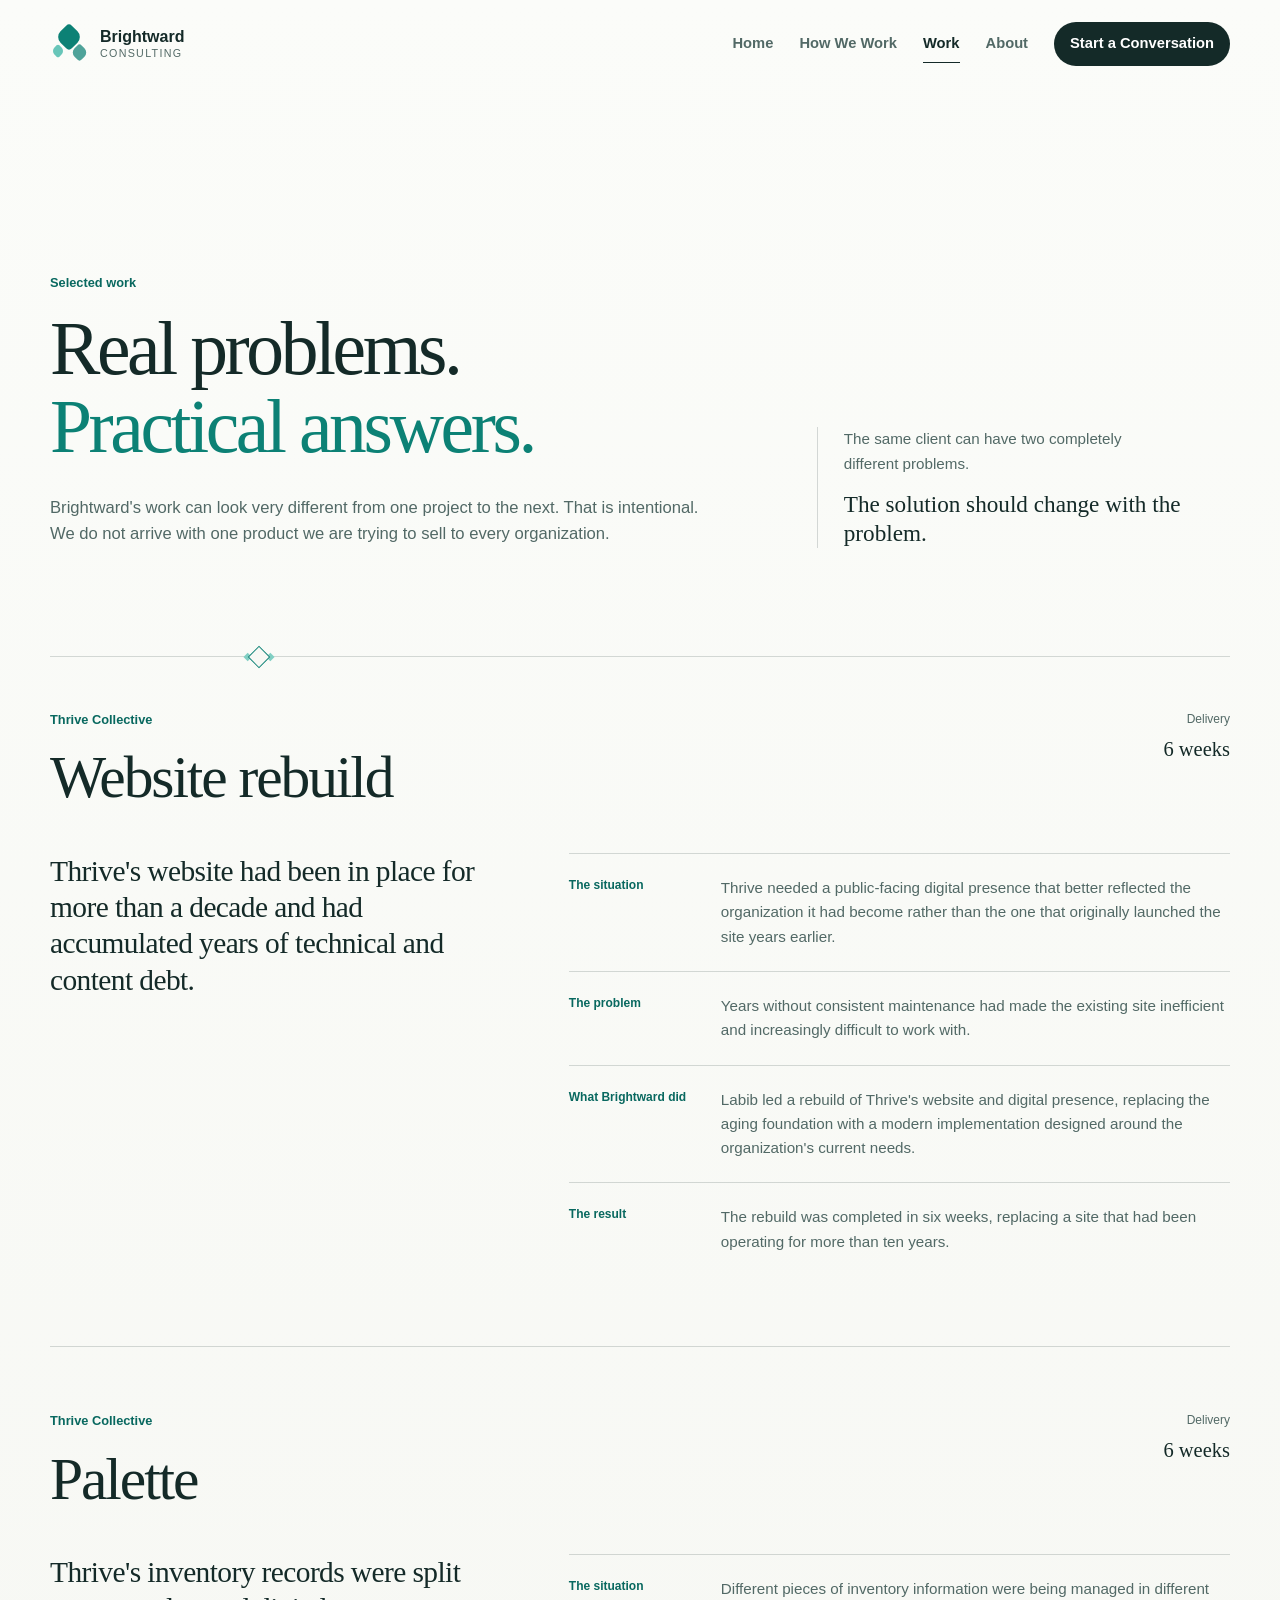
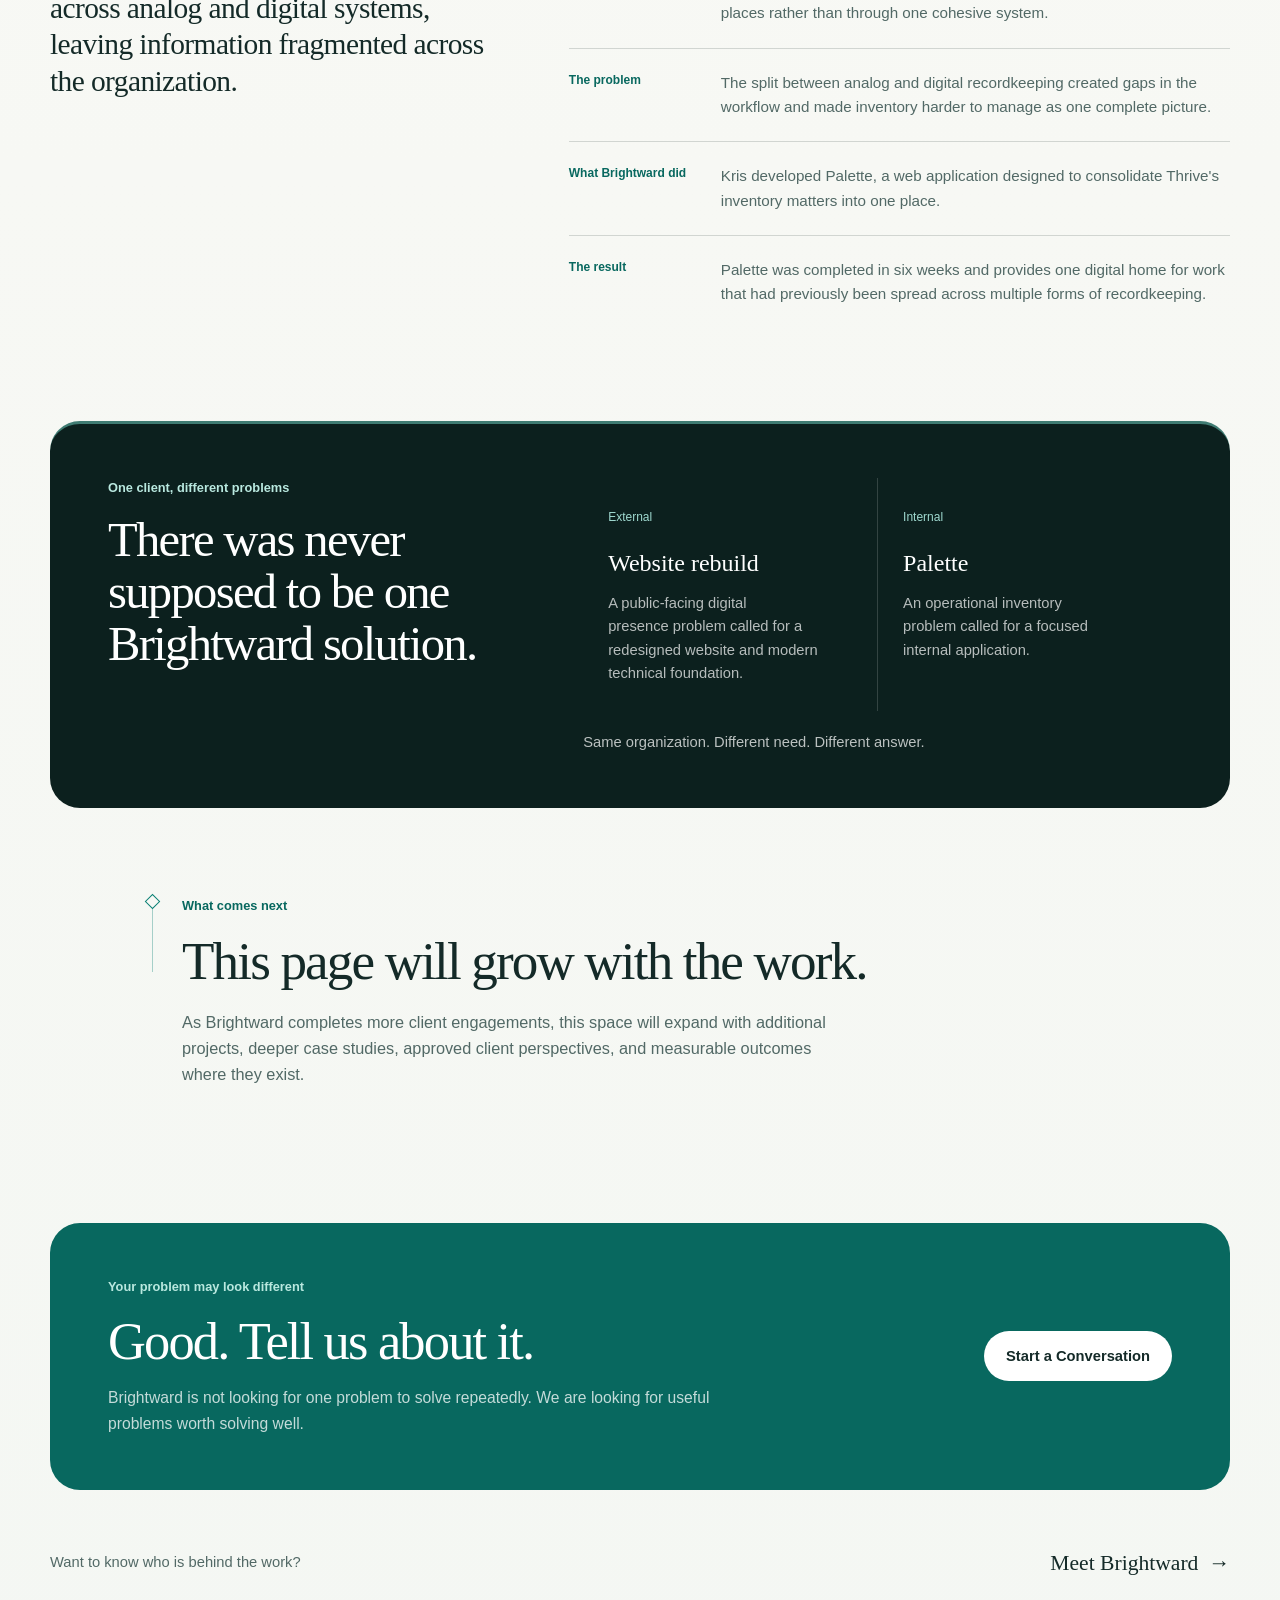
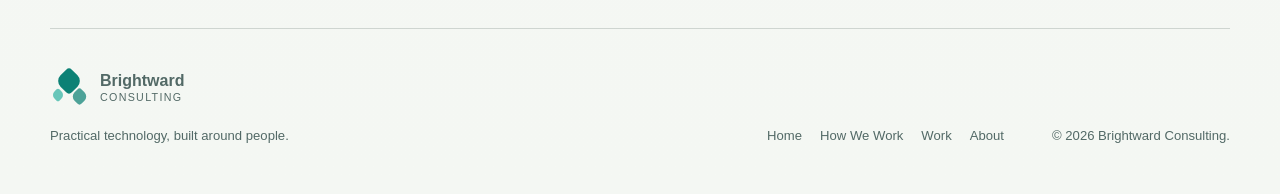
<file: work.html>
<!DOCTYPE html>
<html lang="en">
<head>
  <meta charset="UTF-8" />
  <meta name="viewport" content="width=device-width, initial-scale=1.0" />
  <meta
    name="description"
    content="Explore Brightward's work solving practical digital and operational problems for organizations."
  />
  <title>Work | Brightward Consulting</title>
  <link rel="stylesheet" href="styles.css" />
</head>

<body data-page="work">
  <div class="page-shell">

    <header class="site-header">
      <a class="brand" href="index.html" aria-label="Brightward Consulting home">
        <span class="brand-mark" aria-hidden="true">
          <span></span>
          <span></span>
          <span></span>
        </span>

        <span class="brand-text">
          <strong>Brightward</strong>
          <small>Consulting</small>
        </span>
      </a>

      <button
        class="menu-toggle"
        type="button"
        aria-expanded="false"
        aria-controls="site-nav"
      >
        <span class="sr-only">Toggle navigation</span>
        <span></span>
        <span></span>
      </button>

      <nav class="site-nav" id="site-nav" aria-label="Primary navigation">
        <a href="index.html" data-nav="home">Home</a>
        <a href="approach.html" data-nav="approach">How We Work</a>
        <a href="work.html" data-nav="work">Work</a>
        <a href="about.html" data-nav="about">About</a>
        <a class="nav-cta" href="#contact">Start a Conversation</a>
      </nav>
    </header>

    <main>

      <section class="page-hero work-hero">
        <div class="page-hero-copy reveal">
          <p class="section-tag">Selected work</p>

          <h1>
            Real problems.
            <span>Practical answers.</span>
          </h1>

          <p>
            Brightward's work can look very different from one project to the
            next. That is intentional. We do not arrive with one product we are
            trying to sell to every organization.
          </p>
        </div>

        <aside class="page-hero-note reveal">
          <p>
            The same client can have two completely different problems.
          </p>

          <strong>
            The solution should change with the problem.
          </strong>
        </aside>
      </section>

      <section class="case-study section-seam seam-left" id="thrive-site">
        <div class="case-study-top reveal">
          <div>
            <p class="section-tag">Thrive Collective</p>
            <h2>Website rebuild</h2>
          </div>

          <div class="case-study-fact">
            <span>Delivery</span>
            <strong>6 weeks</strong>
          </div>
        </div>

        <div class="case-study-body">
          <div class="case-study-lead reveal">
            <p>
              Thrive's website had been in place for more than a decade and had
              accumulated years of technical and content debt.
            </p>
          </div>

          <div class="case-study-details">

            <article class="case-point reveal">
              <span>The situation</span>
              <p>
                Thrive needed a public-facing digital presence that better
                reflected the organization it had become rather than the one
                that originally launched the site years earlier.
              </p>
            </article>

            <article class="case-point reveal">
              <span>The problem</span>
              <p>
                Years without consistent maintenance had made the existing site
                inefficient and increasingly difficult to work with.
              </p>
            </article>

            <article class="case-point reveal">
              <span>What Brightward did</span>
              <p>
                Labib led a rebuild of Thrive's website and digital presence,
                replacing the aging foundation with a modern implementation
                designed around the organization's current needs.
              </p>
            </article>

            <article class="case-point reveal">
              <span>The result</span>
              <p>
                The rebuild was completed in six weeks, replacing a site that
                had been operating for more than ten years.
              </p>
            </article>

          </div>
        </div>
      </section>

      <section class="case-study section-rule" id="palette">
        <div class="case-study-top reveal">
          <div>
            <p class="section-tag">Thrive Collective</p>
            <h2>Palette</h2>
          </div>

          <div class="case-study-fact">
            <span>Delivery</span>
            <strong>6 weeks</strong>
          </div>
        </div>

        <div class="case-study-body">
          <div class="case-study-lead reveal">
            <p>
              Thrive's inventory records were split across analog and digital
              systems, leaving information fragmented across the organization.
            </p>
          </div>

          <div class="case-study-details">

            <article class="case-point reveal">
              <span>The situation</span>
              <p>
                Different pieces of inventory information were being managed in
                different places rather than through one cohesive system.
              </p>
            </article>

            <article class="case-point reveal">
              <span>The problem</span>
              <p>
                The split between analog and digital recordkeeping created gaps
                in the workflow and made inventory harder to manage as one
                complete picture.
              </p>
            </article>

            <article class="case-point reveal">
              <span>What Brightward did</span>
              <p>
                Kris developed Palette, a web application designed to
                consolidate Thrive's inventory matters into one place.
              </p>
            </article>

            <article class="case-point reveal">
              <span>The result</span>
              <p>
                Palette was completed in six weeks and provides one digital home
                for work that had previously been spread across multiple forms
                of recordkeeping.
              </p>
            </article>

          </div>
        </div>
      </section>

      <section class="contrast-section reveal">
        <div class="contrast-heading">
          <p class="section-tag section-tag-light">One client, different problems</p>
          <h2>There was never supposed to be one Brightward solution.</h2>
        </div>

        <div>
          <div class="contrast-grid">
            <article>
              <span>External</span>
              <h3>Website rebuild</h3>
              <p>
                A public-facing digital presence problem called for a redesigned
                website and modern technical foundation.
              </p>
            </article>

            <article>
              <span>Internal</span>
              <h3>Palette</h3>
              <p>
                An operational inventory problem called for a focused internal
                application.
              </p>
            </article>
          </div>

          <p class="contrast-close">
            Same organization. Different need. Different answer.
          </p>
        </div>
      </section>

      <section class="content-section future-work-section shifted-section">
        <div class="section-intro reveal">
          <p class="section-tag">What comes next</p>
          <h2>This page will grow with the work.</h2>

          <p>
            As Brightward completes more client engagements, this space will
            expand with additional projects, deeper case studies, approved
            client perspectives, and measurable outcomes where they exist.
          </p>
        </div>
      </section>

      <section class="contact-section reveal" id="contact">
        <div>
          <p class="section-tag section-tag-light">Your problem may look different</p>
          <h2>Good. Tell us about it.</h2>

          <p>
            Brightward is not looking for one problem to solve repeatedly. We
            are looking for useful problems worth solving well.
          </p>
        </div>

        <a
          class="button button-light"
          href="mailto:hello@brightwardconsulting.com"
        >
          Start a Conversation
        </a>
      </section>

      <section class="next-page reveal">
        <p>Want to know who is behind the work?</p>

        <a href="about.html">
          Meet Brightward
          <span aria-hidden="true">→</span>
        </a>
      </section>

    </main>

    <footer class="site-footer">
      <div>
        <a class="brand footer-brand" href="index.html">
          <span class="brand-mark" aria-hidden="true">
            <span></span>
            <span></span>
            <span></span>
          </span>

          <span class="brand-text">
            <strong>Brightward</strong>
            <small>Consulting</small>
          </span>
        </a>

        <p>Practical technology, built around people.</p>
      </div>

      <div class="footer-links">
        <a href="index.html">Home</a>
        <a href="approach.html">How We Work</a>
        <a href="work.html">Work</a>
        <a href="about.html">About</a>
      </div>

      <p>© <span id="year"></span> Brightward Consulting.</p>
    </footer>

  </div>

  <script src="script.js"></script>
</body>
</html>
</file>
<file: styles.css>
:root {
  --ink: #142a28;
  --ink-deep: #0c201e;
  --ink-soft: #526966;

  --teal: #0c8175;
  --teal-dark: #08685f;
  --teal-light: #d9f0ea;
  --teal-pale: #eef8f5;

  --paper: #f7f8f4;
  --white: #ffffff;

  --line: #d8e1dc;
  --line-dark: rgba(20, 42, 40, 0.17);

  --max-width: 1180px;
  --page-width: 1360px;

  --radius-large: 30px;

  --display:
    "Iowan Old Style",
    "Palatino Linotype",
    Baskerville,
    Georgia,
    serif;

  --sans:
    -apple-system,
    BlinkMacSystemFont,
    "Segoe UI",
    Helvetica,
    Arial,
    sans-serif;
}

/* ==================================================
   Base
================================================== */

* {
  box-sizing: border-box;
}

html {
  scroll-behavior: smooth;
}

body {
  margin: 0;
  color: var(--ink);
  background:
    linear-gradient(
      180deg,
      #fbfcf9 0%,
      var(--paper) 52%,
      #f4f7f3 100%
    );
  font-family: var(--sans);
  line-height: 1.6;
}

body.menu-open {
  overflow: hidden;
}

a {
  color: inherit;
}

button,
a {
  -webkit-tap-highlight-color: transparent;
}

h1,
h2,
h3,
p {
  margin-top: 0;
}

h1,
h2,
h3 {
  text-wrap: balance;
}

p {
  text-wrap: pretty;
}

.page-shell {
  width: min(calc(100% - 36px), var(--page-width));
  margin: 0 auto;
}

.sr-only {
  position: absolute;
  width: 1px;
  height: 1px;
  margin: -1px;
  overflow: hidden;
  clip: rect(0, 0, 0, 0);
  white-space: nowrap;
}

/* ==================================================
   Header
================================================== */

.site-header {
  width: min(100%, var(--max-width));
  min-height: 88px;
  margin: 0 auto;
  display: flex;
  align-items: center;
  justify-content: space-between;
  gap: 28px;
  position: relative;
  z-index: 50;
}

.brand {
  display: inline-flex;
  align-items: center;
  gap: 12px;
  text-decoration: none;
}

.brand-mark {
  position: relative;
  width: 38px;
  height: 38px;
  flex: 0 0 auto;
}

.brand-mark span {
  position: absolute;
  display: block;
  transform: rotate(45deg);
  background: var(--teal);
}

.brand-mark span:nth-child(1) {
  width: 20px;
  height: 20px;
  top: 2px;
  left: 9px;
  border-radius: 4px 8px 4px 8px;
}

.brand-mark span:nth-child(2) {
  width: 13px;
  height: 13px;
  right: 2px;
  bottom: 4px;
  opacity: 0.72;
  border-radius: 3px 6px 3px 6px;
}

.brand-mark span:nth-child(3) {
  width: 10px;
  height: 10px;
  left: 3px;
  bottom: 7px;
  background: #68c6b9;
  border-radius: 2px 5px 2px 5px;
}

.brand-text {
  display: grid;
  line-height: 1.08;
}

.brand-text strong {
  font-size: 1rem;
}

.brand-text small {
  margin-top: 3px;
  color: var(--ink-soft);
  font-size: 0.67rem;
  letter-spacing: 0.12em;
  text-transform: uppercase;
}

.site-nav {
  display: flex;
  align-items: center;
  gap: 26px;
}

.site-nav a {
  position: relative;
  color: var(--ink-soft);
  text-decoration: none;
  font-size: 0.92rem;
  font-weight: 650;
}

.site-nav a:not(.nav-cta)::after {
  content: "";
  position: absolute;
  left: 0;
  right: 100%;
  bottom: -7px;
  height: 1px;
  background: var(--ink);
  transition: right 180ms ease;
}

.site-nav a:not(.nav-cta):hover,
.site-nav a[aria-current="page"] {
  color: var(--ink);
}

.site-nav a:not(.nav-cta):hover::after,
.site-nav a[aria-current="page"]::after {
  right: 0;
}

.site-nav .nav-cta {
  padding: 10px 16px;
  color: var(--white);
  background: var(--ink);
  border-radius: 999px;
  transition:
    background 180ms ease,
    transform 180ms ease;
}

.site-nav .nav-cta:hover {
  background: var(--teal-dark);
  transform: translateY(-1px);
}

.menu-toggle {
  display: none;
  width: 44px;
  height: 44px;
  padding: 0;
  border: 1px solid var(--line);
  border-radius: 50%;
  background: var(--white);
  cursor: pointer;
}

.menu-toggle span:not(.sr-only) {
  width: 18px;
  height: 1.5px;
  display: block;
  margin: 5px auto;
  background: var(--ink);
}

/* ==================================================
   Shared Typography / Controls
================================================== */

.section-tag {
  margin-bottom: 16px;
  color: var(--teal-dark);
  font-size: 0.8rem;
  font-weight: 750;
}

.section-tag-light {
  color: #b9e8df;
}

.button {
  min-height: 50px;
  display: inline-flex;
  align-items: center;
  justify-content: center;
  padding: 0 22px;
  border-radius: 999px;
  text-decoration: none;
  font-size: 0.92rem;
  font-weight: 750;
  transition:
    transform 180ms ease,
    background 180ms ease;
}

.button:hover {
  transform: translateY(-2px);
}

.button-primary {
  color: var(--white);
  background: var(--teal-dark);
}

.button-primary:hover {
  background: var(--ink-deep);
}

.button-light {
  color: var(--ink);
  background: var(--white);
}

.button-light:hover {
  background: var(--teal-pale);
}

.text-link {
  display: inline-flex;
  gap: 8px;
  align-items: center;
  color: var(--ink);
  text-decoration: none;
  font-weight: 750;
}

.text-link span {
  transition: transform 180ms ease;
}

.text-link:hover span {
  transform: translateX(4px);
}

.text-link-light {
  color: var(--white);
}

.hero-actions {
  display: flex;
  align-items: center;
  gap: 24px;
  flex-wrap: wrap;
}

.content-section {
  width: min(100%, var(--max-width));
  margin: 0 auto;
  padding: 66px 0;
}

.section-intro {
  max-width: 710px;
  margin-bottom: 46px;
}

.section-intro h2,
.difference-heading h2,
.origin-heading h2,
.working-style-heading h2 {
  max-width: 760px;
  margin-bottom: 20px;
  font-family: var(--display);
  font-size: clamp(2.45rem, 4.15vw, 4.1rem);
  font-weight: 500;
  line-height: 1.06;
  letter-spacing: -0.035em;
}

.section-intro > p:last-child {
  max-width: 650px;
  margin-bottom: 0;
  color: var(--ink-soft);
  font-size: 1.02rem;
}

/* ==================================================
   Integrated Section Seams
================================================== */

.section-seam {
  position: relative;
  padding-top: 82px !important;
}

.section-seam::before {
  content: "";
  position: absolute;
  top: 28px;
  left: 0;
  right: 0;
  height: 1px;
  background: var(--line-dark);
}

.section-seam::after {
  content: "";
  position: absolute;
  top: 21px;
  width: 14px;
  height: 14px;
  transform: rotate(45deg);
  border: 1.5px solid var(--teal);
  background: var(--paper);
  box-shadow:
    -8px 8px 0 -5px #80cfc3,
    8px -8px 0 -5px #80cfc3;
}

.seam-left::after {
  left: 17%;
}

.seam-right::after {
  right: 17%;
}

.section-rule {
  border-top: 1px solid var(--line-dark);
}

/* ==================================================
   Shifted Sections
================================================== */

.shifted-section {
  position: relative;
  width: min(calc(100% - 80px), 1080px);
  margin-left: auto;
  margin-right: 0;
}

.shifted-section::before {
  content: "";
  position: absolute;
  left: -30px;
  top: 70px;
  width: 1px;
  height: 72px;
  background: rgba(12, 129, 117, 0.34);
}

.shifted-section::after {
  content: "";
  position: absolute;
  left: -35px;
  top: 66px;
  width: 9px;
  height: 9px;
  transform: rotate(45deg);
  border: 1px solid var(--teal);
  background: var(--paper);
}

/* ==================================================
   Home Hero
================================================== */

.hero {
  width: min(100%, var(--max-width));
  margin: 0 auto;
}

.home-hero {
  min-height: 640px;
  padding: 72px 0 80px;
  display: grid;
  grid-template-columns: minmax(0, 1.28fr) minmax(280px, 0.72fr);
  align-items: end;
  gap: 76px;
}

.hero-main h1,
.page-hero h1 {
  margin-bottom: 28px;
  font-family: var(--display);
  font-weight: 500;
  letter-spacing: -0.045em;
}

.hero-main h1 {
  max-width: 860px;
  font-size: clamp(3.8rem, 6.6vw, 6.3rem);
  line-height: 1.03;
}

.hero-main h1 span,
.page-hero h1 span {
  display: block;
  color: var(--teal);
}

.hero-copy {
  max-width: 650px;
  margin-bottom: 32px;
  color: var(--ink-soft);
  font-size: clamp(1.04rem, 1.35vw, 1.16rem);
}

.hero-brief {
  max-width: 380px;
  margin-bottom: 12px;
  padding: 24px 0 6px 26px;
  border-left: 1px solid var(--line-dark);
}

.brief-label {
  margin-bottom: 16px;
  color: var(--teal-dark);
  font-size: 0.8rem;
  font-weight: 750;
}

.brief-statement {
  margin-bottom: 20px;
  font-family: var(--display);
  font-size: 1.48rem;
  line-height: 1.23;
}

.brief-rule {
  width: 42px;
  height: 1px;
  margin-bottom: 20px;
  background: var(--teal);
}

.hero-brief > p:last-child {
  margin-bottom: 0;
  color: var(--ink-soft);
  font-size: 0.96rem;
}

/* ==================================================
   Statement Band
================================================== */

.statement-band {
  width: min(100%, var(--max-width));
  margin: 0 auto;
  padding: 30px 0;
  border-top: 1px solid var(--line);
}

.statement-band p {
  max-width: 960px;
  margin: 0;
  font-family: var(--display);
  font-size: clamp(1.55rem, 2.6vw, 2.35rem);
  line-height: 1.2;
  letter-spacing: -0.025em;
}

.statement-band strong {
  color: var(--teal-dark);
  font-weight: 500;
}

/* ==================================================
   Problem Recognition
================================================== */

.recognition-section {
  display: grid;
  grid-template-columns: minmax(0, 0.86fr) minmax(0, 1.14fr);
  gap: 70px;
  align-items: start;
}

.recognition-section .section-intro {
  max-width: 500px;
  margin-bottom: 0;
}

.recognition-section .section-intro h2 {
  max-width: 500px;
  font-size: clamp(2.6rem, 4vw, 3.9rem);
}

.problem-list {
  border-top: 1px solid var(--line-dark);
}

.problem-row {
  display: grid;
  grid-template-columns: 50px 1fr;
  gap: 22px;
  padding: 22px 0;
  border-bottom: 1px solid var(--line-dark);
}

.problem-row span,
.difference-number,
.process-number {
  color: var(--teal-dark);
  font-size: 0.76rem;
  font-weight: 800;
}

.problem-row p {
  max-width: 650px;
  margin: 0;
  font-family: var(--display);
  font-size: clamp(1.2rem, 1.65vw, 1.52rem);
  line-height: 1.3;
}

/* ==================================================
   Capabilities
================================================== */

.capability-section .section-intro {
  margin-bottom: 42px;
}

.capability-list {
  border-top: 1px solid var(--line-dark);
}

.capability-row {
  display: grid;
  grid-template-columns: minmax(220px, 0.85fr) minmax(0, 1.15fr);
  gap: 64px;
  padding: 26px 0;
  border-bottom: 1px solid var(--line-dark);
}

.capability-row h3 {
  max-width: 360px;
  margin-bottom: 0;
  font-family: var(--display);
  font-size: 1.55rem;
  font-weight: 500;
  line-height: 1.2;
}

.capability-row p {
  max-width: 620px;
  margin-bottom: 0;
  color: var(--ink-soft);
  font-size: 0.98rem;
}

/* ==================================================
   Why Brightward
================================================== */

.difference-section {
  width: min(100%, var(--max-width));
  margin: 0 auto;
  padding: 66px 0 74px;
}

.difference-heading {
  max-width: 720px;
  margin-bottom: 48px;
}

.difference-grid {
  display: grid;
  grid-template-columns: repeat(3, 1fr);
  border-top: 1px solid var(--line-dark);
}

.difference-item {
  min-height: 265px;
  padding: 26px 30px 22px 0;
  border-right: 1px solid var(--line-dark);
}

.difference-item + .difference-item {
  padding-left: 30px;
}

.difference-item:last-child {
  border-right: 0;
}

.difference-item h3 {
  margin: 34px 0 14px;
  font-family: var(--display);
  font-size: 1.6rem;
  font-weight: 500;
  line-height: 1.16;
}

.difference-item p {
  margin-bottom: 0;
  color: var(--ink-soft);
  font-size: 0.96rem;
}

/* ==================================================
   Dark Feature Blocks
================================================== */

.speed-section,
.contrast-section,
.working-together-section {
  width: min(100%, var(--max-width));
  margin: 22px auto;
  padding: 54px 58px;
  display: grid;
  grid-template-columns: minmax(0, 0.9fr) minmax(0, 1.1fr);
  gap: 66px;
  color: var(--white);
  background: var(--ink-deep);
  border-radius: var(--radius-large);
  border-top: 3px solid rgba(117, 215, 199, 0.5);
}

.speed-copy h2,
.contrast-heading h2,
.working-together-section h2 {
  max-width: 560px;
  margin-bottom: 0;
  font-family: var(--display);
  font-size: clamp(2.25rem, 3.8vw, 3.7rem);
  font-weight: 500;
  line-height: 1.07;
  letter-spacing: -0.035em;
}

.speed-detail,
.working-together-section > div:last-child {
  max-width: 590px;
}

.speed-detail p,
.working-together-section > div:last-child p {
  color: rgba(255, 255, 255, 0.72);
  font-size: 0.98rem;
}

.speed-detail p:last-of-type {
  margin-bottom: 24px;
}

/* ==================================================
   Work Preview
================================================== */

.project-preview-list {
  border-top: 1px solid var(--line-dark);
}

.project-preview {
  display: grid;
  grid-template-columns: 0.65fr 1.45fr 0.68fr;
  gap: 38px;
  align-items: center;
  padding: 27px 0;
  border-bottom: 1px solid var(--line-dark);
  text-decoration: none;
  transition:
    padding-left 180ms ease,
    padding-right 180ms ease;
}

.project-preview:hover {
  padding-left: 8px;
  padding-right: 8px;
}

.project-meta {
  display: grid;
  gap: 3px;
  color: var(--ink-soft);
  font-size: 0.79rem;
}

.project-meta span:first-child {
  color: var(--ink);
  font-weight: 750;
}

.project-preview-main h3 {
  margin-bottom: 7px;
  font-family: var(--display);
  font-size: 1.72rem;
  font-weight: 500;
  line-height: 1.16;
}

.project-preview-main p {
  max-width: 520px;
  margin-bottom: 0;
  color: var(--ink-soft);
  font-size: 0.95rem;
}

.project-preview-end {
  display: flex;
  justify-content: flex-end;
  align-items: center;
  gap: 10px;
  text-align: right;
  font-size: 0.82rem;
}

.section-link {
  margin-top: 28px;
}

/* ==================================================
   About Preview
================================================== */

.about-preview {
  display: grid;
  grid-template-columns: minmax(0, 1fr) minmax(0, 0.9fr);
  gap: 86px;
  align-items: start;
}

.about-preview-copy h2 {
  max-width: 610px;
  margin-bottom: 0;
  font-family: var(--display);
  font-size: clamp(2.45rem, 4.1vw, 4rem);
  font-weight: 500;
  line-height: 1.06;
  letter-spacing: -0.035em;
}

.about-preview-detail {
  max-width: 530px;
}

.about-preview-detail p {
  color: var(--ink-soft);
  font-size: 1rem;
}

/* ==================================================
   Contact
================================================== */

.contact-section {
  width: min(100%, var(--max-width));
  margin: 24px auto 18px;
  padding: 54px 58px;
  display: grid;
  grid-template-columns: minmax(0, 1fr) auto;
  gap: 60px;
  align-items: center;
  color: var(--white);
  background: var(--teal-dark);
  border-radius: var(--radius-large);
}

.contact-section h2 {
  max-width: 720px;
  margin-bottom: 16px;
  font-family: var(--display);
  font-size: clamp(2.4rem, 4.1vw, 4rem);
  font-weight: 500;
  line-height: 1.06;
  letter-spacing: -0.035em;
}

.contact-section > div > p:last-child {
  max-width: 650px;
  margin-bottom: 0;
  color: rgba(255, 255, 255, 0.76);
  font-size: 0.98rem;
}

.next-page {
  width: min(100%, var(--max-width));
  margin: 0 auto;
  padding: 38px 0 48px;
  display: flex;
  justify-content: space-between;
  align-items: center;
  gap: 30px;
  border-bottom: 1px solid var(--line-dark);
}

.next-page p {
  margin: 0;
  color: var(--ink-soft);
  font-size: 0.92rem;
}

.next-page a {
  display: inline-flex;
  gap: 10px;
  align-items: center;
  font-family: var(--display);
  font-size: 1.35rem;
  text-decoration: none;
}

/* ==================================================
   Interior Page Heroes
================================================== */

.page-hero {
  width: min(100%, var(--max-width));
  min-height: 540px;
  margin: 0 auto;
  padding: 70px 0 80px;
  display: grid;
  grid-template-columns: minmax(0, 1.25fr) minmax(280px, 0.75fr);
  gap: 78px;
  align-items: end;
}

.page-hero h1 {
  max-width: 860px;
  font-size: clamp(3.55rem, 5.9vw, 5.65rem);
  line-height: 1.04;
}

.page-hero-copy > p:last-child {
  max-width: 660px;
  margin-bottom: 0;
  color: var(--ink-soft);
  font-size: 1.04rem;
}

.page-hero-note {
  max-width: 380px;
  padding-left: 26px;
  border-left: 1px solid var(--line-dark);
}

.page-hero-note p {
  margin-bottom: 14px;
  color: var(--ink-soft);
  font-size: 0.95rem;
}

.page-hero-note strong {
  display: block;
  font-family: var(--display);
  font-size: 1.45rem;
  font-weight: 500;
  line-height: 1.25;
}

/* ==================================================
   Process
================================================== */

.process-section {
  width: min(100%, var(--max-width));
  margin: 0 auto;
  padding: 66px 0 72px;
}

.process-section .section-intro {
  margin-bottom: 44px;
}

.process-list {
  border-top: 1px solid var(--line-dark);
}

.process-step {
  display: grid;
  grid-template-columns: 62px minmax(210px, 0.68fr) minmax(0, 1.32fr);
  gap: 32px;
  padding: 29px 0;
  border-bottom: 1px solid var(--line-dark);
}

.process-title h3 {
  margin-bottom: 6px;
  font-family: var(--display);
  font-size: 1.75rem;
  font-weight: 500;
  line-height: 1.15;
}

.process-title p,
.process-detail p {
  margin-bottom: 0;
  color: var(--ink-soft);
}

.process-title p {
  font-size: 0.94rem;
}

.process-detail p {
  max-width: 650px;
  font-size: 0.96rem;
}

/* ==================================================
   Working Style
================================================== */

.working-style-section {
  width: min(100%, var(--max-width));
  margin: 0 auto;
  padding: 62px 0 68px;
  display: grid;
  grid-template-columns: minmax(0, 0.9fr) minmax(0, 1.1fr);
  gap: 78px;
}

.working-style-copy {
  max-width: 600px;
}

.working-style-copy p {
  color: var(--ink-soft);
  font-size: 1rem;
}

/* ==================================================
   Principles / Outputs
================================================== */

.principle-columns {
  display: grid;
  grid-template-columns: repeat(3, 1fr);
  border-top: 1px solid var(--line-dark);
}

.plain-principle {
  min-height: 190px;
  padding: 26px 28px 16px 0;
  border-right: 1px solid var(--line-dark);
}

.plain-principle + .plain-principle {
  padding-left: 28px;
}

.plain-principle:last-child {
  border-right: 0;
}

.plain-principle h3 {
  margin-bottom: 12px;
  font-family: var(--display);
  font-size: 1.52rem;
  font-weight: 500;
  line-height: 1.2;
}

.plain-principle p {
  color: var(--ink-soft);
  font-size: 0.94rem;
}

.output-list {
  display: flex;
  flex-wrap: wrap;
  gap: 9px;
}

.output-list span {
  padding: 9px 14px;
  border: 1px solid var(--line-dark);
  border-radius: 999px;
  background: rgba(255, 255, 255, 0.38);
  font-size: 0.86rem;
}

/* ==================================================
   FAQ
================================================== */

.faq-list {
  border-top: 1px solid var(--line-dark);
}

.faq-item {
  padding: 21px 0;
  border-bottom: 1px solid var(--line-dark);
}

.faq-item summary {
  position: relative;
  padding-right: 40px;
  cursor: pointer;
  list-style: none;
  font-family: var(--display);
  font-size: 1.33rem;
  line-height: 1.25;
}

.faq-item summary::-webkit-details-marker {
  display: none;
}

.faq-item summary::after {
  content: "+";
  position: absolute;
  top: 0;
  right: 0;
  color: var(--teal-dark);
  font-family: var(--sans);
}

.faq-item[open] summary::after {
  content: "–";
}

.faq-item p {
  max-width: 730px;
  margin: 18px 0 0;
  color: var(--ink-soft);
  font-size: 0.95rem;
}

/* ==================================================
   Work / Case Studies
================================================== */

.case-study {
  width: min(100%, var(--max-width));
  margin: 0 auto;
  padding: 64px 0 70px;
}

.case-study-top {
  display: flex;
  justify-content: space-between;
  gap: 40px;
  align-items: flex-start;
  margin-bottom: 44px;
}

.case-study-top h2 {
  margin-bottom: 0;
  font-family: var(--display);
  font-size: clamp(2.7rem, 4.65vw, 4.55rem);
  font-weight: 500;
  line-height: 1.05;
  letter-spacing: -0.035em;
}

.case-study-fact {
  min-width: 120px;
  display: grid;
  gap: 4px;
  text-align: right;
}

.case-study-fact span {
  color: var(--ink-soft);
  font-size: 0.75rem;
}

.case-study-fact strong {
  font-family: var(--display);
  font-size: 1.28rem;
  font-weight: 500;
}

.case-study-body {
  display: grid;
  grid-template-columns: minmax(0, 0.8fr) minmax(0, 1.2fr);
  gap: 78px;
}

.case-study-lead {
  max-width: 470px;
}

.case-study-lead p {
  font-family: var(--display);
  font-size: clamp(1.5rem, 2.3vw, 2.15rem);
  line-height: 1.23;
  letter-spacing: -0.02em;
}

.case-study-details {
  border-top: 1px solid var(--line-dark);
}

.case-point {
  display: grid;
  grid-template-columns: 128px 1fr;
  gap: 24px;
  padding: 22px 0;
  border-bottom: 1px solid var(--line-dark);
}

.case-point span {
  color: var(--teal-dark);
  font-size: 0.75rem;
  font-weight: 750;
}

.case-point p {
  max-width: 590px;
  margin-bottom: 0;
  color: var(--ink-soft);
  font-size: 0.95rem;
}

.contrast-section {
  grid-template-columns: 0.82fr 1.18fr;
}

.contrast-grid {
  display: grid;
  grid-template-columns: 1fr 1fr;
  gap: 1px;
  background: rgba(255, 255, 255, 0.16);
}

.contrast-grid article {
  padding: 25px;
  background: var(--ink-deep);
}

.contrast-grid span {
  color: #9fd9cf;
  font-size: 0.75rem;
}

.contrast-grid h3 {
  margin: 16px 0 9px;
  font-family: var(--display);
  font-size: 1.5rem;
  font-weight: 500;
}

.contrast-grid p {
  margin-bottom: 0;
  color: rgba(255, 255, 255, 0.7);
  font-size: 0.92rem;
}

.contrast-close {
  margin: 20px 0 0;
  color: rgba(255, 255, 255, 0.72);
  font-size: 0.92rem;
}

/* ==================================================
   About
================================================== */

.origin-section {
  width: min(100%, var(--max-width));
  margin: 0 auto;
  padding: 62px 0 68px;
  display: grid;
  grid-template-columns: minmax(0, 0.9fr) minmax(0, 1.1fr);
  gap: 78px;
}

.origin-copy {
  max-width: 610px;
}

.origin-copy p {
  color: var(--ink-soft);
  font-size: 1rem;
}

.people-section {
  width: min(100%, var(--max-width));
  margin: 0 auto;
}

.person-profile {
  display: grid;
  grid-template-columns: minmax(140px, 0.38fr) minmax(0, 1.62fr);
  gap: 62px;
  padding: 62px 0;
  border-bottom: 1px solid var(--line-dark);
}

.person-index {
  display: flex;
  gap: 16px;
  align-items: baseline;
  color: var(--ink-soft);
}

.person-index span {
  color: var(--teal-dark);
  font-size: 0.75rem;
  font-weight: 750;
}

.person-index p {
  margin: 0;
}

.person-story {
  max-width: 720px;
}

.person-story h2 {
  margin-bottom: 24px;
  font-family: var(--display);
  font-size: clamp(2.75rem, 4.8vw, 4.7rem);
  font-weight: 500;
  line-height: 1.04;
  letter-spacing: -0.035em;
}

.person-lede {
  max-width: 660px;
  font-family: var(--display);
  font-size: clamp(1.38rem, 2.1vw, 1.9rem);
  line-height: 1.27;
  letter-spacing: -0.02em;
}

.person-story > p:not(.section-tag):not(.person-lede) {
  max-width: 650px;
  color: var(--ink-soft);
  font-size: 0.97rem;
}

.placeholder-link {
  margin-top: 10px;
}

.working-together-section {
  margin-top: 26px;
}

/* ==================================================
   Footer
================================================== */

.site-footer {
  width: min(100%, var(--max-width));
  margin: 0 auto;
  padding: 40px 0 48px;
  display: grid;
  grid-template-columns: 1fr auto auto;
  gap: 48px;
  align-items: end;
  color: var(--ink-soft);
  font-size: 0.82rem;
}

.site-footer p {
  margin: 12px 0 0;
}

.site-footer > p {
  margin: 0;
}

.footer-links {
  display: flex;
  gap: 18px;
}

.footer-links a {
  text-decoration: none;
}

.footer-links a:hover {
  color: var(--ink);
}

/* ==================================================
   Existing Boundary Cleanup
================================================== */

.capability-row:last-child,
.process-step:last-child,
.case-point:last-child {
  border-bottom: 0;
}

.people-section.section-rule .person-profile:first-child {
  border-top: 0;
}

/* ==================================================
   Reveal
================================================== */

.reveal {
  opacity: 0;
  transform: translateY(14px);
  transition:
    opacity 620ms ease,
    transform 620ms ease;
}

.reveal.visible {
  opacity: 1;
  transform: translateY(0);
}

/* ==================================================
   Responsive
================================================== */

@media (max-width: 980px) {
  .home-hero,
  .page-hero,
  .recognition-section,
  .about-preview,
  .working-style-section,
  .origin-section,
  .case-study-body,
  .speed-section,
  .working-together-section,
  .contrast-section,
  .contact-section {
    grid-template-columns: 1fr;
  }

  .home-hero,
  .page-hero {
    gap: 44px;
    min-height: auto;
  }

  .hero-brief,
  .page-hero-note {
    max-width: 620px;
  }

  .difference-grid,
  .principle-columns {
    grid-template-columns: 1fr;
  }

  .difference-item,
  .difference-item + .difference-item,
  .plain-principle,
  .plain-principle + .plain-principle {
    min-height: 0;
    padding: 26px 0;
    border-right: 0;
    border-bottom: 1px solid var(--line-dark);
  }

  .difference-item h3 {
    margin-top: 24px;
  }

  .project-preview {
    grid-template-columns: 0.62fr 1.38fr;
  }

  .project-preview-end {
    grid-column: 2;
    justify-content: flex-start;
    text-align: left;
  }

  .process-step {
    grid-template-columns: 52px minmax(170px, 0.68fr) minmax(0, 1.32fr);
  }

  .contact-section {
    gap: 30px;
  }

  .contact-section .button-light {
    justify-self: start;
  }

  .site-footer {
    grid-template-columns: 1fr;
    align-items: start;
    gap: 24px;
  }
}

@media (max-width: 760px) {
  .page-shell {
    width: min(calc(100% - 22px), var(--page-width));
  }

  .site-header {
    min-height: 76px;
  }

  .menu-toggle {
    display: block;
    position: relative;
    z-index: 100;
  }

  .site-nav {
    position: fixed;
    inset: 0;
    padding: 112px 26px 34px;
    display: flex;
    flex-direction: column;
    align-items: flex-start;
    justify-content: flex-start;
    gap: 26px;
    background: rgba(247, 248, 244, 0.98);
    backdrop-filter: blur(14px);
    opacity: 0;
    pointer-events: none;
    transform: translateY(-8px);
    transition:
      opacity 180ms ease,
      transform 180ms ease;
  }

  .menu-open .site-nav {
    opacity: 1;
    pointer-events: auto;
    transform: translateY(0);
  }

  .site-nav a {
    font-family: var(--display);
    font-size: 1.7rem;
    font-weight: 500;
  }

  .site-nav .nav-cta {
    margin-top: 10px;
    font-family: var(--sans);
    font-size: 0.94rem;
    font-weight: 750;
  }

  .home-hero {
    padding: 56px 0 62px;
  }

  .page-hero {
    padding: 56px 0 66px;
  }

  .hero-main h1 {
    font-size: clamp(3.1rem, 13.8vw, 4.9rem);
    line-height: 1.04;
  }

  .page-hero h1 {
    font-size: clamp(3rem, 13vw, 4.7rem);
    line-height: 1.05;
  }

  .hero-brief,
  .page-hero-note {
    padding-left: 18px;
  }

  .content-section,
  .difference-section,
  .process-section,
  .working-style-section,
  .origin-section {
    padding: 54px 0;
  }

  .recognition-section {
    gap: 30px;
  }

  .recognition-section .section-intro {
    max-width: none;
  }

  .section-seam {
    padding-top: 68px !important;
  }

  .section-seam::before {
    top: 24px;
  }

  .section-seam::after {
    top: 17px;
  }

  .capability-row,
  .process-step,
  .person-profile {
    grid-template-columns: 1fr;
    gap: 16px;
  }

  .project-preview {
    grid-template-columns: 1fr;
    gap: 18px;
  }

  .project-preview-end {
    grid-column: auto;
  }

  .speed-section,
  .working-together-section,
  .contrast-section,
  .contact-section {
    padding: 36px 22px;
    border-radius: 22px;
    gap: 34px;
  }

  .contrast-grid {
    grid-template-columns: 1fr;
  }

  .case-study {
    padding: 56px 0 60px;
  }

  .case-study-top {
    flex-direction: column;
    gap: 20px;
  }

  .case-study-fact {
    text-align: left;
  }

  .case-point {
    grid-template-columns: 1fr;
    gap: 7px;
  }

  .person-index {
    margin-bottom: 12px;
  }

  .shifted-section {
    width: 100%;
  }

  .shifted-section::before,
  .shifted-section::after {
    display: none;
  }

  .next-page {
    align-items: flex-start;
    flex-direction: column;
  }

  .footer-links {
    flex-wrap: wrap;
  }
}

@media (max-width: 480px) {
  .hero-actions {
    align-items: stretch;
    flex-direction: column;
  }

  .button {
    width: 100%;
  }

  .brief-statement {
    font-size: 1.34rem;
  }

  .statement-band p {
    font-size: 1.45rem;
  }

  .problem-row {
    grid-template-columns: 34px 1fr;
    gap: 10px;
  }

  .problem-row p {
    font-size: 1.15rem;
  }

  .contact-section .button-light {
    width: 100%;
  }
}

@media (prefers-reduced-motion: reduce) {
  html {
    scroll-behavior: auto;
  }

  *,
  *::before,
  *::after {
    transition-duration: 0.01ms !important;
    animation-duration: 0.01ms !important;
    animation-iteration-count: 1 !important;
  }

  .reveal {
    opacity: 1;
    transform: none;
  }
}
</file>
